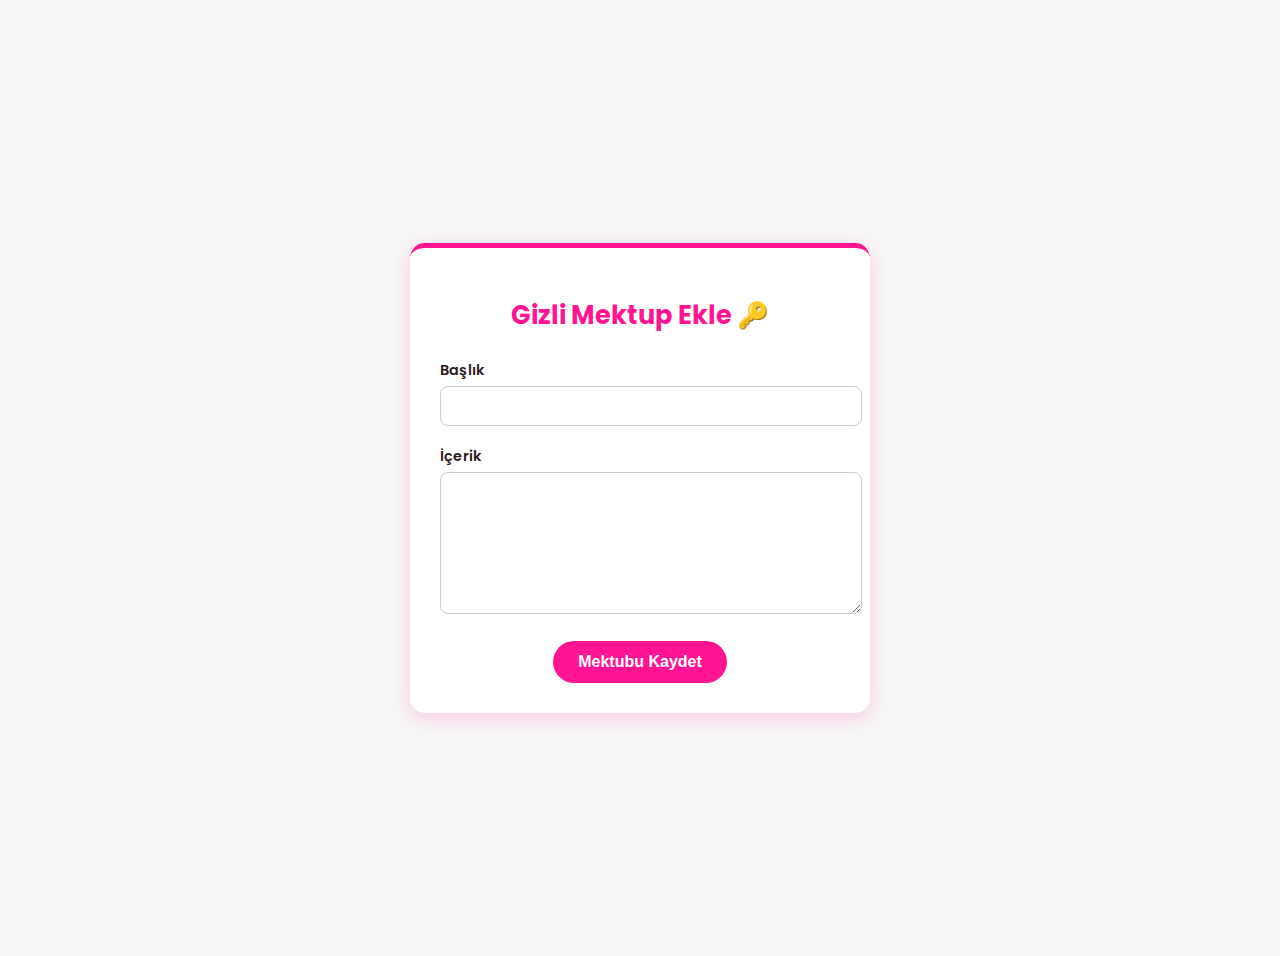
<file: add_letter.html>
<!DOCTYPE html>
<html lang="tr">
<head>
    <meta charset="UTF-8">
    <meta name="viewport" content="width=device-width, initial-scale=1.0">
    <title>YENİ MEKTUP YAZ</title>
    <link href="https://fonts.googleapis.com/css2?family=Poppins:wght@400;600&display=swap" rel="stylesheet">
    <style>
        body {
            font-family: 'Poppins', sans-serif;
            background-color: #f7f7f7;
            color: #2c1a1d;
            padding: 20px;
            display: flex;
            justify-content: center;
            align-items: center;
            min-height: 100vh;
        }
        .container {
            background: white;
            padding: 30px;
            border-radius: 15px;
            box-shadow: 0 5px 20px rgba(255, 20, 147, 0.2);
            width: 100%;
            max-width: 400px;
            text-align: center;
            border-top: 5px solid #ff1493;
        }
        h1 {
            color: #ff1493;
            font-size: 1.6rem;
            margin-bottom: 25px;
        }
        .form-group {
            margin-bottom: 20px;
            text-align: left;
        }
        label {
            display: block;
            margin-bottom: 5px;
            font-weight: 600;
            font-size: 0.9rem;
        }
        input[type="text"], textarea {
            width: 100%;
            padding: 10px;
            border: 1px solid #ccc;
            border-radius: 8px;
            font-size: 1rem;
            resize: vertical;
        }
        textarea {
            min-height: 120px;
        }
        button {
            background-color: #ff1493;
            color: white;
            border: none;
            padding: 12px 25px;
            border-radius: 50px;
            font-size: 1rem;
            font-weight: 600;
            cursor: pointer;
            transition: background-color 0.3s;
        }
        button:hover {
            background-color: #cc0077;
        }
    </style>
</head>
<body>
    <div class="container">
        <h1>Gizli Mektup Ekle 🔑</h1>
        <div class="form-group">
            <label for="letterTitle">Başlık</label>
            <input type="text" id="letterTitle" required>
        </div>
        <div class="form-group">
            <label for="letterContent">İçerik</label>
            <textarea id="letterContent" required></textarea>
        </div>
        <button id="saveLetterBtn">Mektubu Kaydet</button>
    </div>

    <script>
        document.getElementById('saveLetterBtn').addEventListener('click', function() {
            const title = document.getElementById('letterTitle').value.trim();
            const content = document.getElementById('letterContent').value.trim();
            const date = new Date().toLocaleDateString('tr-TR', { day: 'numeric', month: 'long', year: 'numeric' });

            if (!title || !content) {
                alert('Başlık ve içerik boş olamaz, kanka.');
                return;
            }

            // Mektup kaydetme mantığı
            let letters = JSON.parse(localStorage.getItem('myLoveLetters')) || [];
            
            const newLetter = {
                title: title,
                content: content,
                date: date,
                timestamp: Date.now() // Silme için benzersiz kimlik (ID)
            };

            // En yeniyi en başa koy
            letters.unshift(newLetter); 

            localStorage.setItem('myLoveLetters', JSON.stringify(letters));

            alert(`Mektup kaydedildi: "${title}"`);
            
            // Formu temizle
            document.getElementById('letterTitle').value = '';
            document.getElementById('letterContent').value = '';
        });
    </script>
</body>
</html>
</file>
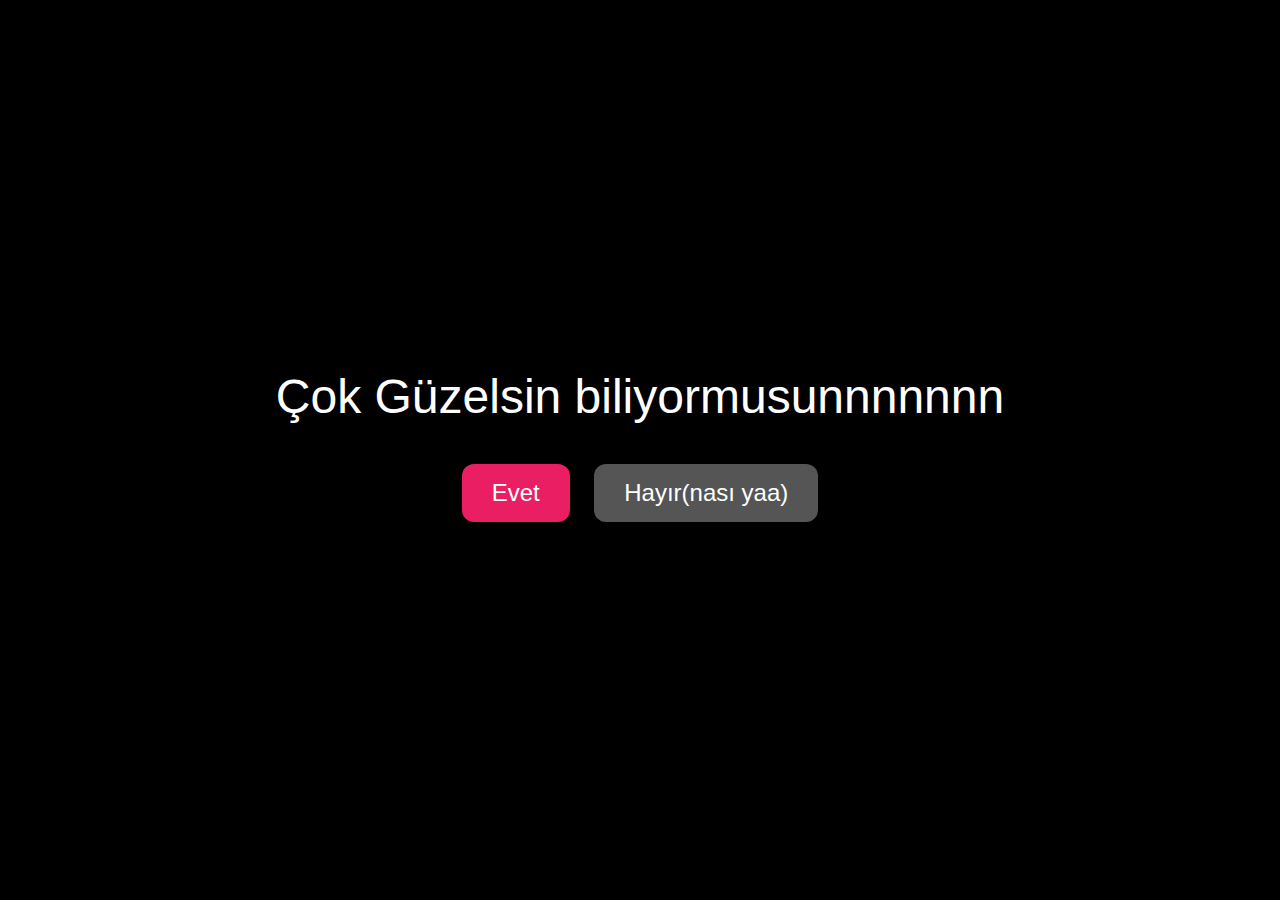
<file: cok-guzelsin.html>
<!DOCTYPE html>
<html lang="tr">
<head>
<meta charset="UTF-8">
<meta name="viewport" content="width=device-width, initial-scale=1.0">
<title>Çok Güzelsin</title>
<style>
* { margin:0; padding:0; box-sizing:border-box; }
body {
    background: #000;
    color: #fff;
    font-family: 'Arial', sans-serif;
    display: flex;
    justify-content: center;
    align-items: center;
    height: 100vh;
    overflow: hidden;
    position: relative;
}
.container {
    text-align: center;
}
#centerText {
    font-size: 3em;
    margin-bottom: 30px;
    transition: all 0.3s ease;
}
button {
    font-size: 1.5em;
    padding: 15px 30px;
    margin: 10px;
    border-radius: 12px;
    border: none;
    cursor: pointer;
    transition: all 0.3s ease;
}
#evet { background: #e91e63; color: white; }
#hayir { background: #555; color: white; }
.cok {
    position: absolute;
    color: #ff69b4;
    font-weight: bold;
    animation: float 3s linear infinite;
    pointer-events: none;
}
@keyframes float {
    0% { transform: translateY(100vh) scale(1); opacity:1; }
    100% { transform: translateY(-100vh) scale(2); opacity:0; }
}
.guzelsin {
    position: absolute;
    top: 50%; left:50%;
    transform: translate(-50%, -50%);
    font-size: 6em;
    color: #ff69b4;
    opacity: 0;
    animation: appear 1s forwards;
}
@keyframes appear {
    0% { opacity:0; transform: translate(-50%, -50%) scale(0.5);}
    100% { opacity:1; transform: translate(-50%, -50%) scale(1);}
}
</style>
</head>
<body>
<div class="container" id="game">
    <div id="centerText">Çok Güzelsin biliyormusunnnnnnn</div>
    <button id="evet">Evet</button>
    <button id="hayir">Hayır(nası yaa)</button>
</div>

<script>
const evetBtn = document.getElementById('evet');
const hayirBtn = document.getElementById('hayir');
const centerText = document.getElementById('centerText');

let evetScale = 1;
let hayirScale = 1;

const hayirMetinleri = [
    "yok yok yanlış bastın sanırım",
    "Yine mi?",
    "diğer butona basmayı dene(doğru seçenek o)",
    "hadi amaaa",
    "evete bas(doğru seçenek o)",
    "nasıl bilmiyorsunnn",
    "hala nasıl basabiliyorsun",
    "yok bunada basmışsan olmicak böyle"
];

let hayirIndex = 0;

hayirBtn.addEventListener('click', ()=>{
    // Butonları büyüt/küçült
    hayirScale *= 0.8; 
    evetScale *= 1.2; 
    hayirBtn.style.transform = `scale(${hayirScale})`;
    evetBtn.style.transform = `scale(${evetScale})`;

    // Metni değiştir
    centerText.innerText = hayirMetinleri[hayirIndex % hayirMetinleri.length];

    hayirIndex++;

    // Son mesaj geldiyse hayır butonunu kaldır
    if(hayirIndex === hayirMetinleri.length){
        hayirBtn.style.display='none';
        centerText.style.display='none';
    }
});

// Evet butonu animasyon
evetBtn.addEventListener('click', ()=>{
    evetBtn.style.display='none';
    hayirBtn.style.display='none';
    centerText.style.display='none';

    // Çiçek animasyonu
    for(let i=0;i<100;i++){
        const span = document.createElement('span');
        span.classList.add('cok');
        span.style.left = Math.random()*100 + 'vw';
        span.style.fontSize = (Math.random()*2+1) + 'em';
        span.style.animationDuration = (Math.random()*3+2)+'s';
        span.innerText = 'Çok';
        document.body.appendChild(span);
    }

    const guzelsin = document.createElement('div');
    guzelsin.classList.add('guzelsin');
    guzelsin.innerText = 'GÜZELSİNN GÜZELİMSİNN';
    document.body.appendChild(guzelsin);

    setTimeout(()=>{
        window.location.href = 'index.html';
    }, 5000);
});
</script>
</body>
</html>
</file>
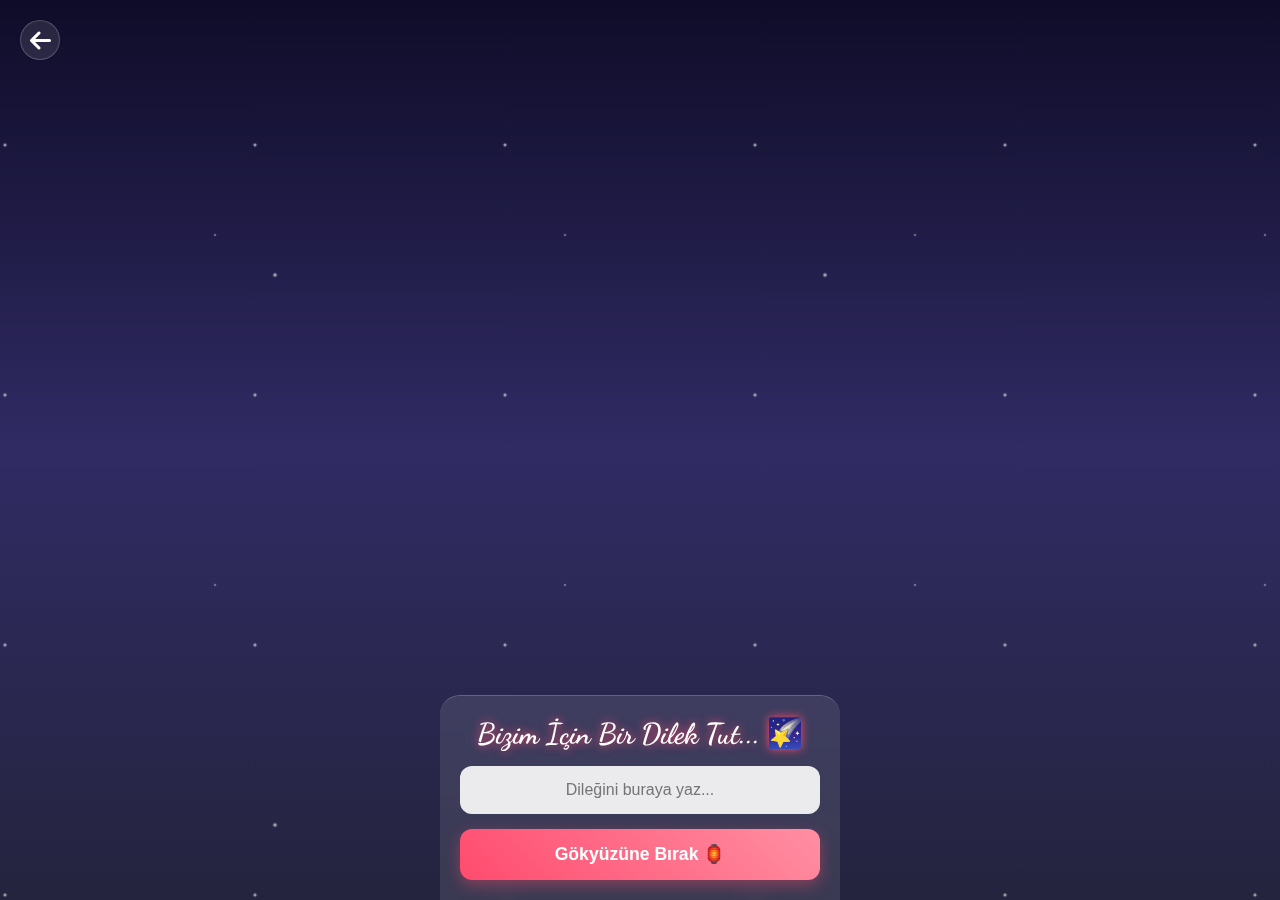
<file: dilek.html>
<!DOCTYPE html>
<html lang="tr">
<head>
    <meta charset="UTF-8">
    <meta name="viewport" content="width=device-width, initial-scale=1.0, maximum-scale=1.0, user-scalable=no">
    <title>Bir Dilek Tut... ✨</title>
    <link href="https://fonts.googleapis.com/css2?family=Outfit:wght@300;500&family=Dancing+Script:wght@600&display=swap" rel="stylesheet">
    <link rel="stylesheet" href="https://cdnjs.cloudflare.com/ajax/libs/font-awesome/6.4.0/css/all.min.css">
    
    <style>
        * { margin: 0; padding: 0; box-sizing: border-box; }
        
        body {
            /* Gece Gökyüzü Teması */
            background: linear-gradient(to bottom, #0f0c29, #302b63, #24243e);
            height: 100vh;
            overflow: hidden;
            font-family: 'Outfit', sans-serif;
            display: flex;
            flex-direction: column;
            align-items: center;
            justify-content: flex-end; /* İçerik altta olsun */
            position: relative;
        }

        /* Yıldızlar */
        .stars {
            position: absolute;
            top: 0; left: 0; width: 100%; height: 100%;
            background-image: 
                radial-gradient(white, rgba(255,255,255,.2) 2px, transparent 3px),
                radial-gradient(white, rgba(255,255,255,.15) 1px, transparent 2px),
                radial-gradient(white, rgba(255,255,255,.1) 2px, transparent 3px);
            background-size: 550px 550px, 350px 350px, 250px 250px;
            background-position: 0 0, 40px 60px, 130px 270px;
            z-index: 0;
            opacity: 0.8;
        }

        .back-btn {
            position: fixed; top: 20px; left: 20px;
            font-size: 1.5rem; color: white;
            z-index: 100; cursor: pointer; text-decoration: none;
            background: rgba(255,255,255,0.1); width: 40px; height: 40px; border-radius: 50%;
            display: flex; justify-content: center; align-items: center;
            backdrop-filter: blur(5px); border: 1px solid rgba(255,255,255,0.2);
        }

        /* ALT KONTROL PANELİ */
        .controls {
            z-index: 10;
            width: 90%;
            max-width: 400px;
            background: rgba(255, 255, 255, 0.1);
            backdrop-filter: blur(10px);
            padding: 20px;
            border-radius: 20px 20px 0 0;
            border-top: 1px solid rgba(255, 255, 255, 0.2);
            text-align: center;
            margin-bottom: 0; /* En alta yapışık */
        }

        .controls h2 {
            color: #fff;
            font-family: 'Dancing Script', cursive;
            font-size: 1.8rem;
            margin-bottom: 15px;
            text-shadow: 0 0 10px #ff4b6e;
        }

        input {
            width: 100%;
            padding: 15px;
            border-radius: 12px;
            border: none;
            background: rgba(255, 255, 255, 0.9);
            font-size: 1rem;
            outline: none;
            margin-bottom: 15px;
            text-align: center;
        }

        button {
            width: 100%;
            padding: 15px;
            border-radius: 12px;
            border: none;
            background: linear-gradient(45deg, #ff4b6e, #ff8fa3);
            color: white;
            font-size: 1.1rem;
            font-weight: bold;
            cursor: pointer;
            box-shadow: 0 5px 15px rgba(255, 75, 110, 0.4);
            transition: transform 0.2s;
        }
        button:active { transform: scale(0.95); }

        /* FENER TASARIMI */
        .lantern {
            position: absolute;
            bottom: -100px; /* Ekran dışından başlar */
            width: 60px;
            height: 80px;
            background: linear-gradient(to bottom, #ff9966, #ff5e62);
            border-radius: 5px 5px 20px 20px;
            box-shadow: 0 0 20px #ff9966, inset 0 0 20px rgba(255,255,255,0.5);
            display: flex;
            justify-content: center;
            align-items: center;
            z-index: 5;
            animation: floatUp linear forwards;
            cursor: pointer;
        }

        /* Fenerin içindeki yazı (Sadece baş harf veya kalp) */
        .lantern span {
            font-size: 1.5rem;
            color: rgba(255,255,255,0.8);
            text-shadow: 0 0 5px gold;
        }

        /* Fenerin altındaki ateş efekti */
        .lantern::after {
            content: '';
            position: absolute;
            bottom: -10px;
            width: 10px; height: 10px;
            background: yellow;
            border-radius: 50%;
            box-shadow: 0 0 15px 5px orange;
            animation: flicker 0.5s infinite alternate;
        }

        /* UÇUŞ ANİMASYONU */
        @keyframes floatUp {
            0% { transform: translateY(0) translateX(0) scale(1); opacity: 1; }
            25% { transform: translateY(-25vh) translateX(20px) scale(0.9); }
            50% { transform: translateY(-50vh) translateX(-20px) scale(0.8); }
            75% { transform: translateY(-75vh) translateX(10px) scale(0.6); }
            100% { transform: translateY(-120vh) translateX(0) scale(0.4); opacity: 0; }
        }

        @keyframes flicker {
            0% { opacity: 0.8; transform: scale(1); }
            100% { opacity: 1; transform: scale(1.2); }
        }

        /* Ekranda beliren dilek yazısı */
        .wish-text {
            position: absolute;
            color: white;
            font-family: 'Dancing Script', cursive;
            font-size: 1.2rem;
            pointer-events: none;
            text-shadow: 0 0 5px black;
            animation: fadeOut 4s forwards;
            z-index: 6;
        }

        @keyframes fadeOut {
            0% { opacity: 0; transform: translateY(0); }
            20% { opacity: 1; transform: translateY(-20px); }
            100% { opacity: 0; transform: translateY(-100px); }
        }

    </style>
</head>
<body>

    <a href="index.html" class="back-btn"><i class="fa-solid fa-arrow-left"></i></a>
    
    <div class="stars"></div>

    <div class="controls">
        <h2>Bizim İçin Bir Dilek Tut... 🌠</h2>
        <input type="text" id="wishInput" placeholder="Dileğini buraya yaz..." autocomplete="off">
        <button onclick="releaseLantern()">Gökyüzüne Bırak 🏮</button>
    </div>

    <script>
        function releaseLantern() {
            const input = document.getElementById('wishInput');
            const wish = input.value.trim();

            if (!wish) {
                alert("Lütfen önce bir dilek yaz güzelim ❤️");
                return;
            }

            createLantern(wish);
            input.value = ''; // Kutuyu temizle
        }

        function createLantern(text) {
            // Fener oluştur
            const lantern = document.createElement('div');
            lantern.classList.add('lantern');
            lantern.innerHTML = "<span>❤️</span>"; // Fenerin üzerindeki ikon

            // Rastgele başlangıç pozisyonu (Ekranın genişliğine göre)
            const randomLeft = Math.random() * 80 + 10; // %10 ile %90 arası
            lantern.style.left = randomLeft + '%';

            // Rastgele hız (5s ile 10s arası)
            const duration = Math.random() * 5 + 5;
            lantern.style.animationDuration = duration + 's';

            // Dilek metnini fenerin yanında göster
            const wishLabel = document.createElement('div');
            wishLabel.classList.add('wish-text');
            wishLabel.innerText = text;
            wishLabel.style.left = randomLeft + '%';
            wishLabel.style.bottom = '100px'; // Fenerin hemen üstünden başlasın

            document.body.appendChild(lantern);
            document.body.appendChild(wishLabel);

            // Animasyon bitince elementleri sil (Hafızayı şişirmesin)
            setTimeout(() => {
                lantern.remove();
                wishLabel.remove();
            }, duration * 1000);
        }

        // Otomatik Arka Plan Fenerleri (Ambiyans için)
        // 2 saniyede bir boş fener gönderir
        setInterval(() => {
            const lantern = document.createElement('div');
            lantern.classList.add('lantern');
            lantern.style.width = '30px'; // Arka plandakiler küçük olsun
            lantern.style.height = '40px';
            lantern.style.opacity = '0.5';
            lantern.style.zIndex = '1'; // Arkada kalsın
            
            const randomLeft = Math.random() * 100;
            lantern.style.left = randomLeft + '%';
            
            const duration = Math.random() * 10 + 10; // Daha yavaş
            lantern.style.animationDuration = duration + 's';

            document.body.appendChild(lantern);

            setTimeout(() => { lantern.remove(); }, duration * 1000);
        }, 2000);

    </script>

</body>
</html>
</file>
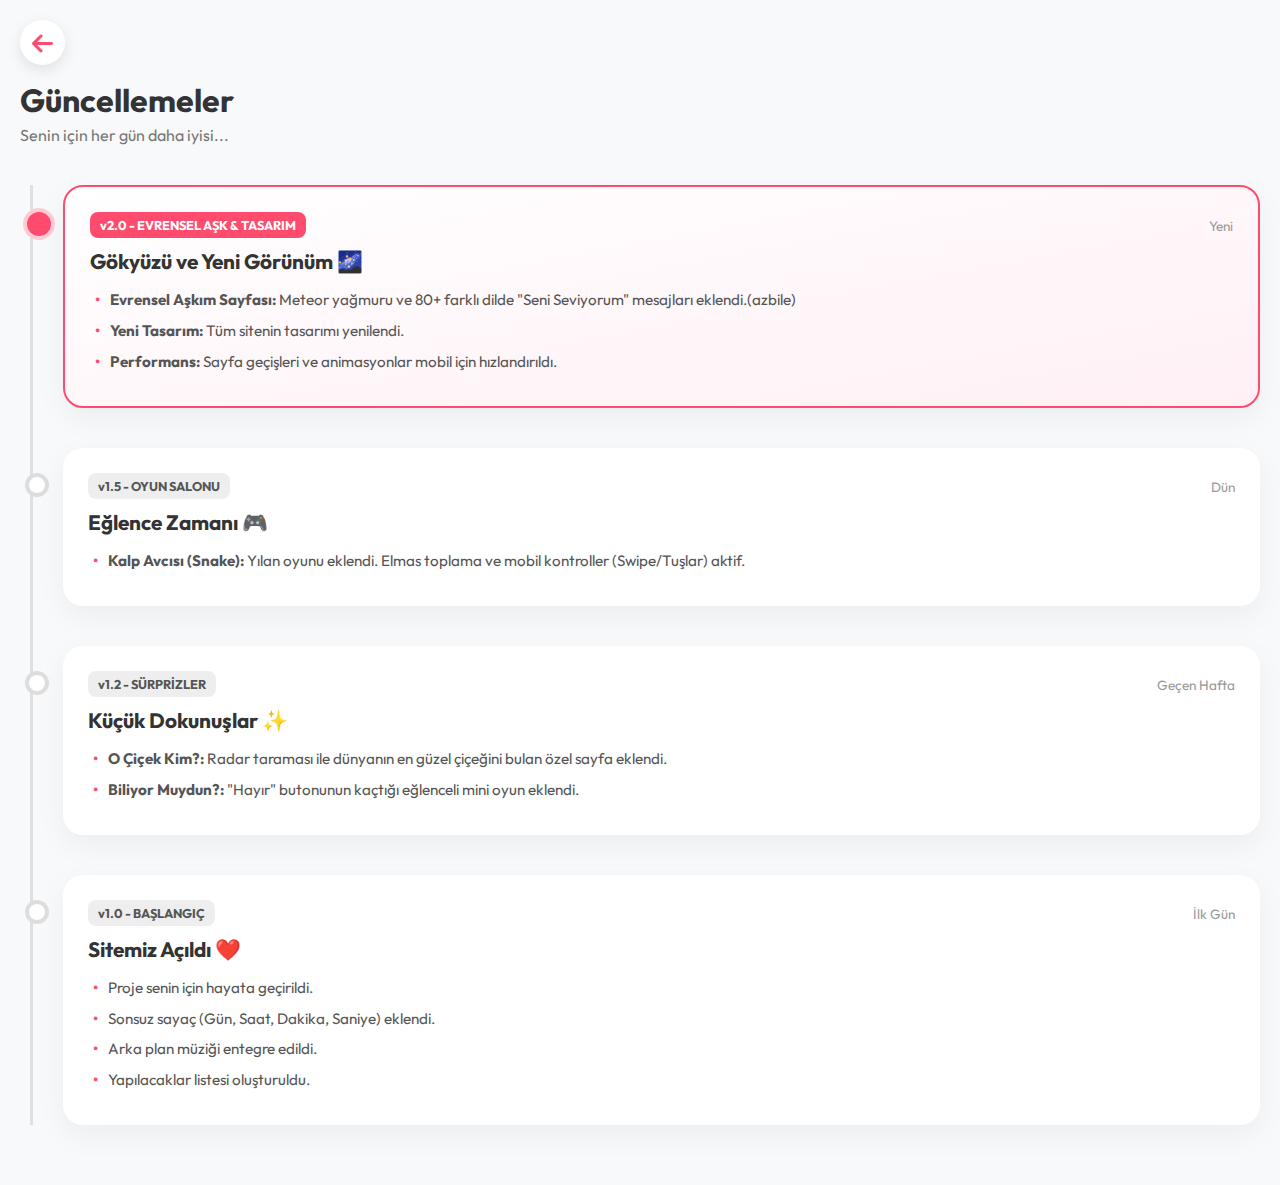
<file: guncellemeler.html>
<!DOCTYPE html>
<html lang="tr">
<head>
    <meta charset="UTF-8">
    <meta name="viewport" content="width=device-width, initial-scale=1.0, maximum-scale=1.0, user-scalable=no">
    <title>Neler Yeni? 🚀</title>
    <link href="https://fonts.googleapis.com/css2?family=Outfit:wght@300;500;700&display=swap" rel="stylesheet">
    <link rel="stylesheet" href="https://cdnjs.cloudflare.com/ajax/libs/font-awesome/6.4.0/css/all.min.css">
    
    <style>
        * { margin: 0; padding: 0; box-sizing: border-box; font-family: 'Outfit', sans-serif; }
        
        body {
            background-color: #f8f9fa;
            padding: 20px;
            padding-top: 80px;
            min-height: 100vh;
        }

        .back-btn {
            position: fixed; top: 20px; left: 20px;
            font-size: 1.5rem; color: #ff4b6e;
            z-index: 100; cursor: pointer; text-decoration: none;
            background: white; width: 45px; height: 45px; border-radius: 50%;
            display: flex; justify-content: center; align-items: center;
            box-shadow: 0 5px 15px rgba(0,0,0,0.1);
            transition: 0.2s;
        }
        .back-btn:active { transform: scale(0.9); }

        .header { margin-bottom: 40px; }
        .header h1 { color: #333; font-size: 2rem; margin-bottom: 5px; }
        .header p { color: #777; font-size: 1rem; }

        .timeline {
            border-left: 3px solid #e0e0e0;
            padding-left: 30px;
            margin-left: 10px;
            position: relative;
        }

        .update-card {
            position: relative;
            margin-bottom: 40px;
            background: white;
            padding: 25px;
            border-radius: 20px;
            box-shadow: 0 10px 30px rgba(0,0,0,0.05);
            transition: transform 0.3s;
        }

        .update-card::before {
            content: '';
            position: absolute; left: -38px; top: 25px;
            width: 16px; height: 16px;
            background: #fff;
            border: 4px solid #ddd;
            border-radius: 50%;
            z-index: 1;
        }

        /* LATEST STİLİ */
        .update-card.latest {
            border: 2px solid #ff4b6e;
            background: linear-gradient(to bottom right, #fff, #fff0f5);
        }
        .update-card.latest::before {
            border-color: #ff4b6e;
            background: #ff4b6e;
            box-shadow: 0 0 0 4px #ffccd5;
        }

        .version-badge {
            display: inline-block;
            background: #eee; color: #555;
            padding: 5px 10px; border-radius: 8px;
            font-size: 0.8rem; font-weight: bold;
            margin-bottom: 10px;
        }

        .latest .version-badge { background: #ff4b6e; color: white; }

        .date { float: right; font-size: 0.85rem; color: #999; margin-top: 5px; }
        .card-title { font-size: 1.3rem; font-weight: 700; color: #333; margin-bottom: 15px; display: block; }

        ul { padding-left: 20px; margin: 0; }
        li { color: #555; font-size: 0.95rem; margin-bottom: 8px; line-height: 1.5; list-style-type: none; position: relative; }
        li::before { content: '•'; color: #ff4b6e; font-weight: bold; position: absolute; left: -15px; }

    </style>
</head>
<body>

    <a href="index.html" class="back-btn"><i class="fa-solid fa-arrow-left"></i></a>

    <div class="header">
        <h1>Güncellemeler</h1>
        <p>Senin için her gün daha iyisi...</p>
    </div>

    <div class="timeline">

        <div class="update-card latest">
            <span class="version-badge">v2.0 - EVRENSEL AŞK & TASARIM</span>
            <span class="date">Yeni</span>
            <span class="card-title">Gökyüzü ve Yeni Görünüm 🌌</span>
            <ul>
                <li><strong>Evrensel Aşkım Sayfası:</strong> Meteor yağmuru ve 80+ farklı dilde "Seni Seviyorum" mesajları eklendi.(azbile)</li>
                <li><strong>Yeni Tasarım:</strong> Tüm sitenin tasarımı yenilendi.</li>
                <li><strong>Performans:</strong> Sayfa geçişleri ve animasyonlar mobil için hızlandırıldı.</li>
            </ul>
        </div>

        <div class="update-card">
            <span class="version-badge">v1.5 - OYUN SALONU</span>
            <span class="date">Dün</span>
            <span class="card-title">Eğlence Zamanı 🎮</span>
            <ul>
                <li><strong>Kalp Avcısı (Snake):</strong> Yılan oyunu eklendi. Elmas toplama ve mobil kontroller (Swipe/Tuşlar) aktif.</li>
            </ul>
        </div>

        <div class="update-card">
            <span class="version-badge">v1.2 - SÜRPRİZLER</span>
            <span class="date">Geçen Hafta</span>
            <span class="card-title">Küçük Dokunuşlar ✨</span>
            <ul>
                <li><strong>O Çiçek Kim?:</strong> Radar taraması ile dünyanın en güzel çiçeğini bulan özel sayfa eklendi.</li>
                <li><strong>Biliyor Muydun?:</strong> "Hayır" butonunun kaçtığı eğlenceli mini oyun eklendi.</li>
            </ul>
        </div>

        <div class="update-card">
            <span class="version-badge">v1.0 - BAŞLANGIÇ</span>
            <span class="date">İlk Gün</span>
            <span class="card-title">Sitemiz Açıldı ❤️</span>
            <ul>
                <li>Proje senin için hayata geçirildi.</li>
                <li>Sonsuz sayaç (Gün, Saat, Dakika, Saniye) eklendi.</li>
                <li>Arka plan müziği entegre edildi.</li>
                <li>Yapılacaklar listesi oluşturuldu.</li>
            </ul>
        </div>

    </div>

    <script>
        // SAYFA AÇILINCA BİLDİRİMİ TEMİZLE
        // Buradaki versiyon numarası ile script.js'deki numara mantığı eşleşmeli.
        window.onload = function() {
            // Son versiyonu kaydet ki ana sayfadaki kırmızı nokta kalksın
            const CURRENT_VERSION = "2.0"; 
            localStorage.setItem('lastSeenVersion', CURRENT_VERSION);
        };
    </script>

</body>
</html>
</file>
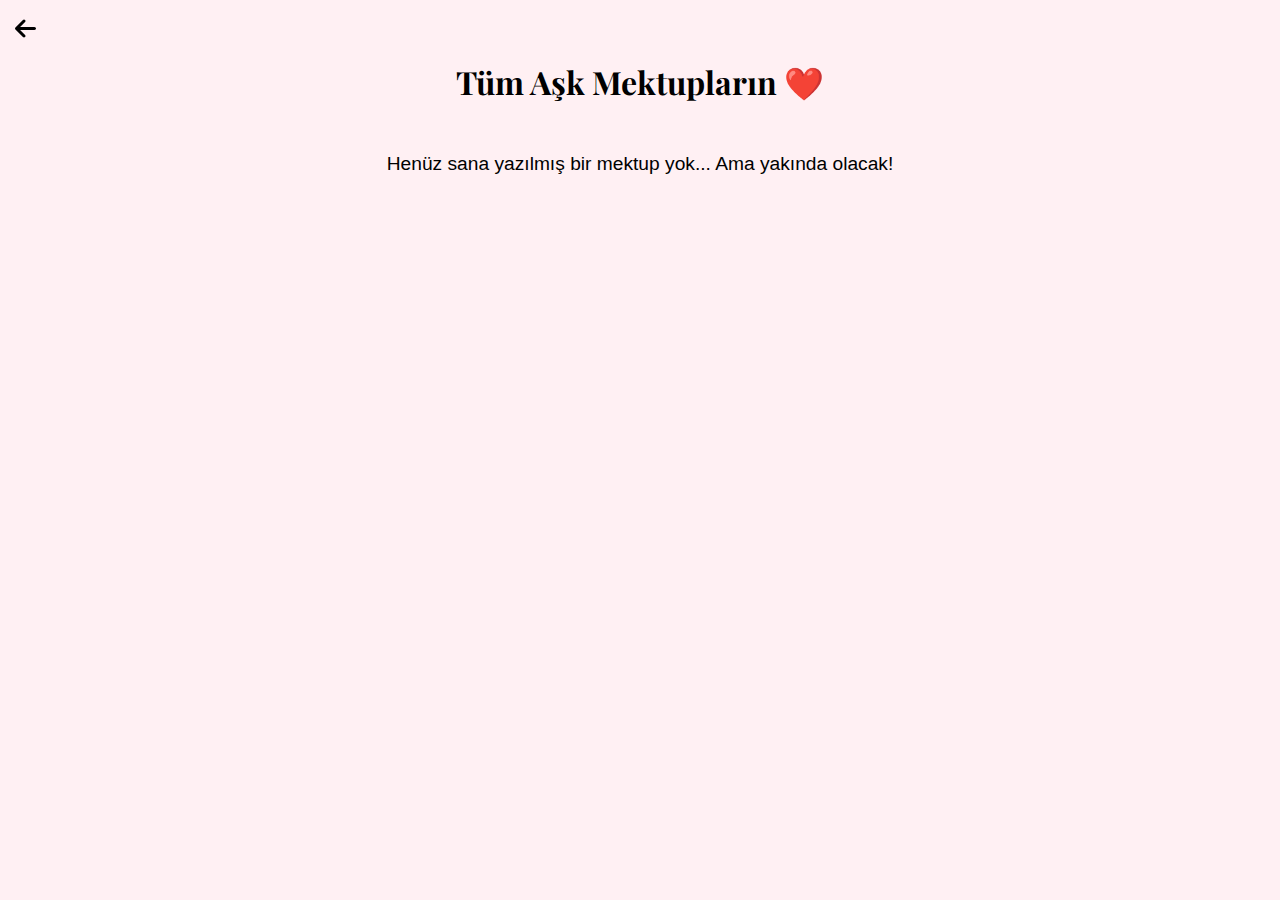
<file: letters.html>
<!DOCTYPE html>
<html lang="tr">
<head>
    <meta charset="UTF-8">
    <meta name="viewport" content="width=device-width, initial-scale=1.0">
    <title>Aşk Mektupları</title>
    <link href="https://fonts.googleapis.com/css2?family=Playfair+Display:wght@700&family=Poppins:wght@400;600&display=swap" rel="stylesheet">
    <link rel="stylesheet" href="https://cdnjs.cloudflare.com/ajax/libs/font-awesome/6.4.0/css/all.min.css">
    <link rel="stylesheet" href="style.css"> 
    <style>
        /* Ana sitenin stil değişkenlerini kullanır */
        .letters-container {
            padding: 20px 10px; 
            max-width: 700px;
            margin: 0 auto;
            padding-top: 60px;
        }
        
        .letter-card {
            background-color: var(--light); 
            color: var(--dark);
            padding: 15px; 
            margin-bottom: 15px;
            border-radius: 12px;
            box-shadow: 0 4px 10px rgba(0, 0, 0, 0.1);
            border: 2px solid var(--primary);
            position: relative;
        }
        .letter-card h2 { font-size: 1.3rem; color: var(--primary); margin-bottom: 5px; }
        .letter-card p { white-space: pre-wrap; line-height: 1.6; margin-top: 10px; font-size: 0.9rem; }
        .letter-date { font-size: 0.8rem; color: #888; margin-bottom: 10px; display: block; }
        .no-letters { text-align: center; color: var(--primary); font-size: 1.2rem; margin-top: 50px; }
        body.dark-mode .letter-card { background-color: #2a2a2a; }

        /* Sil butonu kaldırıldığı için burası boş */

    </style>
</head>
<body class="dark-mode"> 
    <a href="index.html" style="position: fixed; top: 15px; left: 15px; font-size: 1.5rem; color: var(--primary); z-index: 100;"><i class="fas fa-arrow-left"></i></a>

    <div class="letters-container" id="lettersContainer">
        <h1 style="text-align: center; color: var(--primary); margin-bottom: 20px; font-family: 'Playfair Display', serif;">Tüm Aşk Mektupların ❤️</h1>
    </div>

    <script>
        // Tema ayarını ana sayfadan çekmek için kontrol
        if (localStorage.getItem('darkMode') === 'true') {
            document.body.classList.add('dark-mode');
        } else {
            document.body.classList.remove('dark-mode');
        }

        // --- Mektup Yönetimi Fonksiyonları ---

        function getLetters() {
            try {
                // Mektupları alırken hata oluşsa bile boş dizi döndür
                return JSON.parse(localStorage.getItem('myLoveLetters')) || [];
            } catch (e) {
                return [];
            }
        }
        
        // --- Mektupları Yükleme ---

        function loadLetters() {
            const container = document.getElementById('lettersContainer');
            // Mektup listesini temizle
            let currentContent = container.querySelectorAll('.letter-card, .no-letters');
            currentContent.forEach(el => el.remove());

            const letters = getLetters();

            if (letters.length === 0) {
                const noLetters = document.createElement('div');
                noLetters.className = 'no-letters';
                noLetters.textContent = 'Henüz sana yazılmış bir mektup yok... Ama yakında olacak!';
                container.appendChild(noLetters);
                return;
            }

            // Mektupları göster
            letters.forEach((letter) => {
                const card = document.createElement('div');
                card.className = 'letter-card';
                
                // SİLME BUTONU KALDIRILDI
                card.innerHTML = `
                    <div class="letter-date">${letter.date}</div>
                    <h2>${letter.title}</h2>
                    <p>${letter.content}</p>
                `;
                container.appendChild(card);
            });
        }

        window.onload = loadLetters;
    </script>
</body>
</html>
</file>
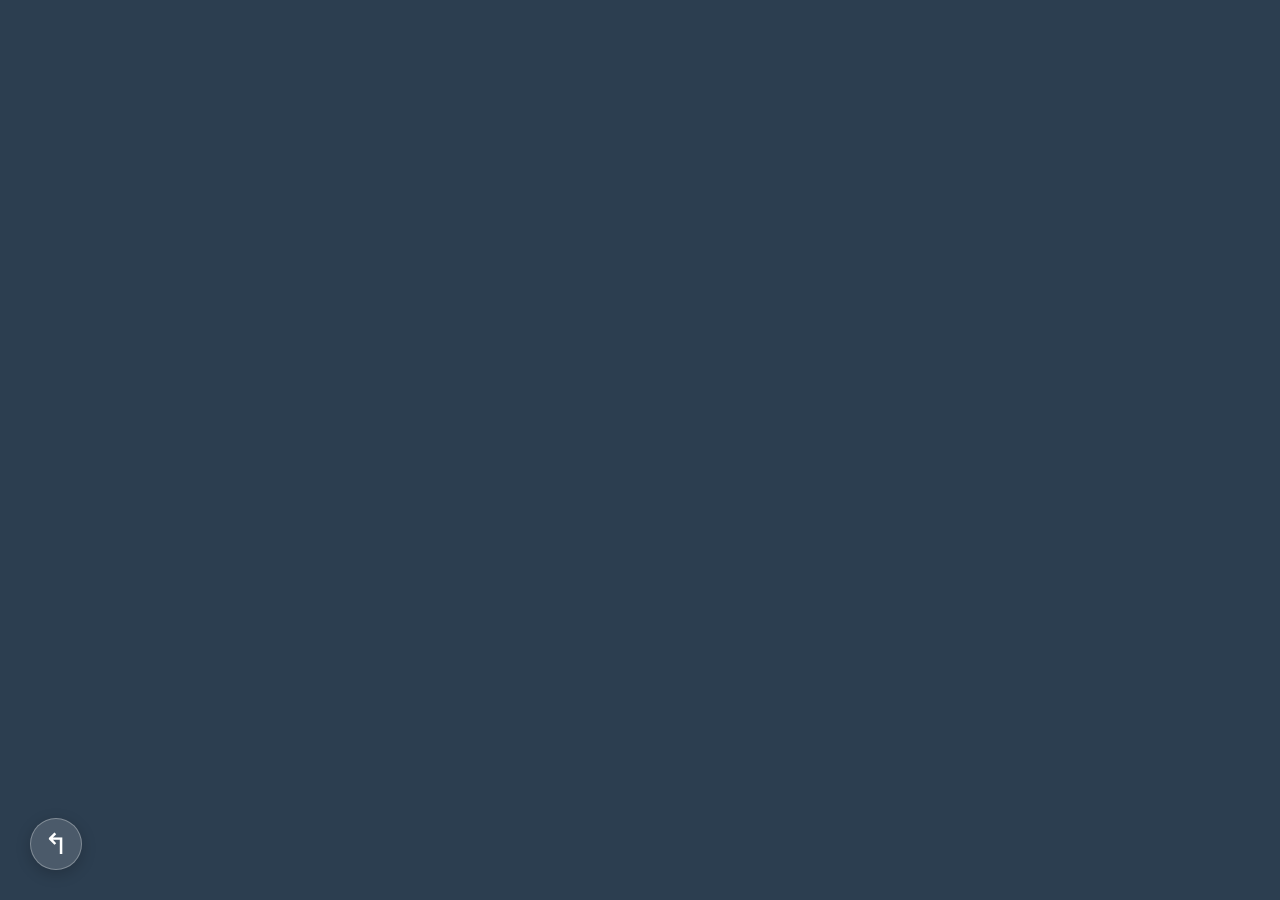
<file: reasons.html>
<!DOCTYPE html>
<html lang="tr">
<head>
    <meta charset="UTF-8">
    <meta name="viewport" content="width=device-width, initial-scale=1.0, maximum-scale=1.0, user-scalable=no">
    <title>herseyinleçokseviyorum</title>

    <link rel="preconnect" href="https://fonts.googleapis.com">
    <link rel="preconnect" href="https://fonts.gstatic.com" crossorigin>
    <link href="https://fonts.googleapis.com/css2?family=Playfair+Display:ital,wght@1,500&family=Roboto&display=swap" rel="stylesheet">

    <style>
        body {
            background-color: #2c3e50;
            color: white;
            font-family: 'Roboto', sans-serif;
            display: flex;
            justify-content: center;
            align-items: center;
            height: 100vh;
            margin: 0;
            overflow: hidden;
            /* Mobilde dikey taşmaları önlemek için */
            width: 100vw;
        }
        
        #love-overlay {
            position: fixed; top: 0; left: 0;
            width: 100%; height: 100%;
            z-index: 1; pointer-events: none;
        }
        .love-text {
            position: absolute; color: rgba(229, 142, 142, 0.7);
            font-size: 1.2em; /* Mobilde çok büyük olmasın diye biraz küçülttüm */
            opacity: 0;
            animation: floatFade 10s infinite ease-in-out;
            white-space: nowrap; /* Yazıların alt satıra kaymasını engeller */
        }
        @keyframes floatFade {
            0%, 100% { opacity: 0; transform: translateY(20px); }
            50% { opacity: 1; transform: translateY(-20px); }
        }

        .container { 
            text-align: center; 
            position: relative; 
            z-index: 10; 
            width: 90%; /* Mobilde kenarlardan boşluk kalsın */
            max-width: 600px;
        }
        
        .pre-title {
            font-size: 1.5em; /* Mobilde daha dengeli */
            font-weight: 300;
            color: rgba(255, 255, 255, 0.8);
            margin-bottom: 10px;
            opacity: 0;
            animation: fadeInPreTitle 1s ease 1s forwards;
        }
        @keyframes fadeInPreTitle {
            to { opacity: 1; }
        }

        #initial-word { 
            font-size: 3em; /* A54 ekranına sığması için ayarlandı */
            font-weight: bold; 
            opacity: 0; 
            transition: opacity 1s; 
            margin: 10px 0;
        }

        #reasons-list { 
            font-size: 1.6em; /* Mobilde okunabilirlik için ideal boyut */
            min-height: 80px; /* Yükseklik sabit kalsın, zıplama yapmasın */
            display: flex;
            align-items: center;
            justify-content: center;
            transition: color 1s; 
            line-height: 1.4;
            padding: 0 10px;
        }

        #final-box {
            background-color: rgba(255, 255, 255, 0.1); border: 1px solid rgba(255, 255, 255, 0.2);
            backdrop-filter: blur(10px); padding: 30px 20px; border-radius: 15px;
            font-family: 'Playfair Display', serif; 
            font-size: 1.6em; /* Mobilde kutudan taşmasın */
            font-style: italic;
            opacity: 0; transform: scale(0.8);
            transition: opacity 0.5s, transform 0.5s;
            display: inline-block;
            width: 100%; /* Kutuyu genişlet */
            box-sizing: border-box;
        }
        .visible { opacity: 1 !important; }
        .final-visible { opacity: 1 !important; transform: scale(1) !important; }

        #back-button {
            position: fixed; bottom: 30px; left: 30px;
            width: 50px; height: 50px;
            background-color: rgba(255, 255, 255, 0.15);
            border: 1px solid rgba(255, 255, 255, 0.3);
            color: white; border-radius: 50%;
            display: flex; justify-content: center; align-items: center;
            font-size: 1.8em; text-decoration: none;
            backdrop-filter: blur(5px);
            transition: transform 0.2s, background-color 0.2s;
            z-index: 20;
            box-shadow: 0 4px 15px rgba(0,0,0,0.2);
        }
        #back-button:active {
            transform: scale(0.9);
            background-color: rgba(255, 255, 255, 0.3);
        }
    </style>
</head>
<body>

    <a href="index.html" id="back-button" title="Ana Menüye Dön">↰</a>
    <div id="love-overlay"></div>
    <div class="container">
        <p class="pre-title">Seni Seviyorum</p>
        <h1 id="initial-word">Çünkü...</h1>
        <div id="reasons-list"></div>
        <div id="final-box">Beni ben olduğum için sevmeni seviyorum.</div>
    </div>

    <script>
        const reasons = ["Beni mutlu etmen", "Yaptığım ufak şeyleri bile çok sevmen", "Beni hayata döndürmen", "Beni herşey de desteklemen", "Bana değer vermen", "Beni önemsemen", "Benle gün boyu konuşman", "Benle şarkı dinlemenn", "Ben hastayken benle ilgilenmen", "Beni her halimle kabul etmen", "Çok güzelsinnnnnnnn.", "Efektler olmadan bile çok güzelsinn.", "Harika biri olman", "Hatta mükemmel biri olman", "Arada inatlaşman :D", "Elimi tutman", "Saçımı okşaman", "Karnıma yumruk atman :D", "Kötü bir gün geçirdiğimde anlaman.", "Ufacık suratım asık olduğunda fark etmen", "Birlikte hayal kurabilmemiz.", "Her zaman dürüst olman.", "GÖZLERİNNNNN", "Ses tonun", "GÖZLERİNİN RENGİİİİİ", "GÖZLERİNE GÜNEŞ VURARKENN", "Saçların", "Birlikte reels izlememiz", "Kokunnn(çokguzellll)", "Beni her zaman dinlemen", "Affedici olman", "Sadakatin", "Sabırlı olman", "Enerjin", "Detayları fark etmen", "Anlayışlı olmann", "Beni daha iyi bir insan yapman", "GÜlÜŞÜNNNNN", "Kendince kusur gördüğün her şeyinn(hiçbiri kusur değil)", "Verdiğin sözleri tutman", "Bana kendimi özel hissettirmen", "Kurduğumuz hayallerin", "içtenliğin", "Komik anıların.", "Gelecek planlarımızz", "Kirpiklerinn(evtonlardaçokguzell)", "Yaratıcılığın", "Makyajlı Makyajsız her türlü güzel olan yüzünnn", "Doğallığın", "Bana kattığın her şey", "Seninle sessizliğin bile anlamlı olması", "Neşenn", "Mutluluğunn", "Yanımda olman", "Beni herzaman desteklemen", "Paylaşımcı olman", "birlikte güldüğümüz anlar", "Kibar olmann", "Beni motive etmen", "seninle her yolculuğun güzel olması.", "olduğun gibi davranman.", "Yardımseverliğin", "Bana olan sevgin", "Seninle ilgili herşeyyyyy", "Bazen çocuk gibi olmannn", "Sorumluluk sahibi olmann", "Bana yakisikli demen(ohabencedogrudegil)", "İçindeki iyilikk", "Seninle ilgili öğrendiğim her yeni şeyy", "İçimde yaşama isteği oluşturmann", "Düşünceli olman", "Bana bakışın(içindekayboluyom)", "Her türlü beni ikna etmen(yarıyarıyabazıdurumlarda)", "Beni sakinleştirmen", "Senle herşeyin mümkün görünmesi", "Umudun", "Her zaman kendin olman", "Senin varlığınn", "Sadece sen olman.", "Ve sayamadığım daha binlerce şey(onlarıdaeklicem)", "Çünkü sen benim her şeyimsin.", "seni çok seviyorum ve sevmeye devam ediceğimm"];
        const initialWord = document.getElementById('initial-word');
        const reasonsList = document.getElementById('reasons-list');
        const finalBox = document.getElementById('final-box');
        const loveOverlay = document.getElementById('love-overlay');
        let reasonIndex = 0;
        let speed = 500;

        window.onload = function() {
            finalBox.style.display = 'none';
            animateTitle();
            setTimeout(() => {
                initialWord.classList.add('visible');
                showNextReason();
            }, 1000);
        };
        
        function animateTitle() {
            const titles = [
                "❤️",
                "Her şeyinle seviyorum..."
            ];
            let titleIndex = 0;
            setInterval(() => {
                document.title = titles[titleIndex];
                titleIndex = (titleIndex + 1) % titles.length;
            }, 1500);
        }

        function showNextReason() {
            if (reasonIndex < reasons.length) {
                reasonsList.innerText = reasons[reasonIndex];
                reasonIndex++;
                if (speed > 50) { speed -= 40; }
                setTimeout(showNextReason, speed);
            } else {
                finishAnimation();
            }
        }

        function finishAnimation() {
            initialWord.style.opacity = '0';
            document.querySelector('.pre-title').style.opacity = '0';
            reasonsList.style.color = 'rgba(255, 255, 255, 0.4)'; 
            setTimeout(() => {
                finalBox.style.display = 'inline-block';
                setTimeout(() => finalBox.classList.add('final-visible'), 100);
                startBackgroundLoop();
                createLoveTexts(20);
            }, 1000);
        }
        
        function startBackgroundLoop() {
            let loopIndex = 0;
            setInterval(() => {
                reasonsList.innerText = reasons[loopIndex];
                loopIndex = (loopIndex + 1) % reasons.length;
            }, 1200);
        }

        function createLoveTexts(count) {
            for (let i = 0; i < count; i++) {
                const loveText = document.createElement('span');
                loveText.className = 'love-text';
                loveText.innerText = 'Seni Çok Seviyorum';
                loveText.style.top = `${Math.random() * 100}%`;
                loveText.style.left = `${Math.random() * 100}%`;
                loveText.style.fontSize = `${Math.random() * 1 + 0.5}em`; // Mobilde çok büyük olmaması için biraz küçülttüm
                loveText.style.animationDelay = `${Math.random() * 10}s`;
                loveOverlay.appendChild(loveText);
            }
        }
    </script>

</body>
</html>
</file>
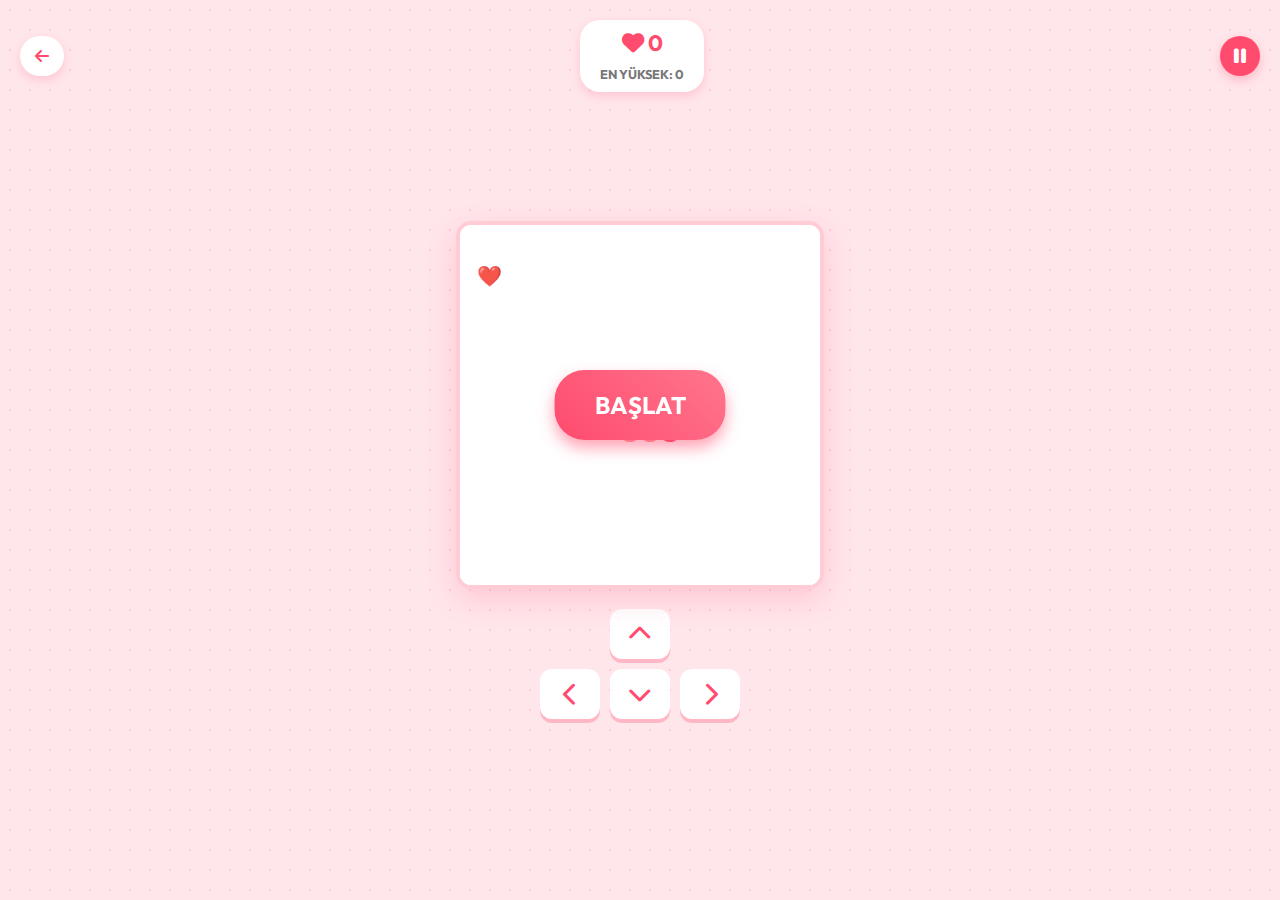
<file: snake.html>
<!DOCTYPE html>
<html lang="tr">
<head>
    <meta charset="UTF-8">
    <meta name="viewport" content="width=device-width, initial-scale=1.0, maximum-scale=1.0, user-scalable=no">
    <title>Kalp Avcısı 🐍</title>
    <link href="https://fonts.googleapis.com/css2?family=Outfit:wght@400;700&display=swap" rel="stylesheet">
    <link rel="stylesheet" href="https://cdnjs.cloudflare.com/ajax/libs/font-awesome/6.4.0/css/all.min.css">
    
    <style>
        /* Genel Stiller */
        * { margin: 0; padding: 0; box-sizing: border-box; font-family: 'Outfit', sans-serif; user-select: none; }
        body {
            background-color: #ffe6eb;
            background-image: radial-gradient(#ffccd5 1px, transparent 1px);
            background-size: 20px 20px;
            height: 100vh;
            display: flex;
            flex-direction: column;
            align-items: center;
            justify-content: center;
            overflow: hidden;
            touch-action: none;
        }

        /* Üst Panel */
        .header {
            position: absolute; top: 20px; width: 100%;
            display: flex; justify-content: space-between; align-items: center;
            padding: 0 20px; z-index: 10;
        }
        #backButton {
            background: white; border: none; padding: 10px 15px;
            border-radius: 20px; font-size: 1rem; color: #ff4b6e; font-weight: bold;
            box-shadow: 0 4px 10px rgba(255, 75, 110, 0.2); cursor: pointer;
        }
        .score-box {
            background: white; padding: 10px 20px; border-radius: 20px;
            color: #ff4b6e; font-weight: bold; font-size: 1.2rem;
            box-shadow: 0 4px 10px rgba(255, 75, 110, 0.2);
            display: flex; gap: 10px; align-items: center;
            flex-direction: column;
            line-height: 1.2;
            min-width: 100px;
        }
        .current-score { font-size: 1.4rem; }
        .high-score { font-size: 0.8rem; color: #777; }
        .pause-btn {
            background: #ff4b6e; color: white; border: none;
            width: 40px; height: 40px; border-radius: 50%;
            font-size: 1.2rem; cursor: pointer; box-shadow: 0 4px 10px rgba(255, 75, 110, 0.3);
            display: flex; justify-content: center; align-items: center;
        }

        /* Oyun Alanı */
        #gameContainer {
            position: relative;
            margin-top: 60px;
            margin-bottom: 20px;
        }
        #gameCanvas {
            background: rgba(255, 255, 255, 0.9);
            border-radius: 15px;
            box-shadow: 0 10px 30px rgba(255, 75, 110, 0.2);
            border: 4px solid #ffccd5;
            display: block;
        }

        /* Başlat Butonu Stili */
        #startButton {
            position: absolute;
            top: 50%;
            left: 50%;
            transform: translate(-50%, -50%);
            padding: 20px 40px;
            font-size: 1.5rem;
            font-weight: bold;
            border: none;
            border-radius: 30px;
            background: linear-gradient(45deg, #ff4b6e, #ff758c);
            color: white;
            box-shadow: 0 8px 15px rgba(255, 75, 110, 0.5);
            cursor: pointer;
            z-index: 50;
            transition: transform 0.2s, opacity 0.3s;
        }
        #startButton:active {
            transform: translate(-50%, -50%) scale(0.95);
        }

        /* Kontrol Tuşları (D-PAD) */
        .controls {
            display: grid;
            grid-template-columns: 60px 60px 60px;
            grid-template-rows: 50px 50px;
            gap: 10px;
            margin-bottom: 20px;
        }
        .d-btn {
            width: 60px; height: 50px;
            background: white; color: #ff4b6e;
            border-radius: 12px; font-size: 1.5rem;
            box-shadow: 0 4px 0 #ffb7c5; cursor: pointer;
            display: flex; justify-content: center; align-items: center;
            transition: transform 0.1s;
        }
        .d-btn:active { transform: translateY(4px); box-shadow: none; background: #fff0f5; }
        .up { grid-column: 2; grid-row: 1; }
        .left { grid-column: 1; grid-row: 2; }
        .down { grid-column: 2; grid-row: 2; }
        .right { grid-column: 3; grid-row: 2; }

        /* Modal ve Pause Overlay (Diğer stiller değişmedi) */
        #gameOverModal { display: none; position: fixed; top: 0; left: 0; width: 100%; height: 100%; background: rgba(0, 0, 0, 0.6); z-index: 1000; justify-content: center; align-items: center; backdrop-filter: blur(5px); }
        #modalContent { background: white; padding: 30px; border-radius: 25px; text-align: center; box-shadow: 0 20px 50px rgba(0,0,0,0.2); width: 85%; max-width: 320px; animation: popUp 0.3s ease; }
        @keyframes popUp { from { transform: scale(0.8); opacity: 0; } to { transform: scale(1); opacity: 1; } }
        #modalContent h2 { color: #ff4b6e; margin-bottom: 10px; font-size: 1.8rem; }
        #finalScore { font-size: 3rem; color: #333; font-weight: 800; margin: 10px 0; }
        #restartButton { background: linear-gradient(45deg, #ff4b6e, #ff758c); color: white; border: none; padding: 15px 30px; border-radius: 30px; font-size: 1.1rem; font-weight: bold; cursor: pointer; width: 100%; margin-top: 15px; box-shadow: 0 5px 15px rgba(255, 75, 110, 0.4); }
        #restartButton:active { transform: scale(0.95); }
        #pauseOverlay { position: absolute; top: 0; left: 0; width: 100%; height: 100%; background: rgba(255,255,255,0.5); border-radius: 15px; display: none; justify-content: center; align-items: center; font-size: 2rem; color: #ff4b6e; font-weight: bold; backdrop-filter: blur(2px); }

    </style>
</head>
<body>

    <div class="header">
        <button id="backButton" onclick="window.location.href='index.html'"><i class="fa-solid fa-arrow-left"></i></button>
        <div class="score-box">
            <div class="current-score"><i class="fa-solid fa-heart"></i> <span id="score">0</span></div>
            <div class="high-score">EN YÜKSEK: <span id="highScore">0</span></div>
        </div>
        <button class="pause-btn" onclick="togglePause()">
            <i class="fa-solid fa-pause" id="pauseIcon"></i>
        </button>
    </div>
    
    <div id="gameContainer">
        <canvas id="gameCanvas"></canvas>
        <button id="startButton" onclick="handleStart()">BAŞLAT</button>
        <div id="pauseOverlay">DURAKLATILDI</div>
    </div>

    <div class="controls">
        <div class="d-btn up" onclick="handleInput('UP')"><i class="fa-solid fa-chevron-up"></i></div>
        <div class="d-btn left" onclick="handleInput('LEFT')"><i class="fa-solid fa-chevron-left"></i></div>
        <div class="d-btn down" onclick="handleInput('DOWN')"><i class="fa-solid fa-chevron-down"></i></div>
        <div class="d-btn right" onclick="handleInput('RIGHT')"><i class="fa-solid fa-chevron-right"></i></div>
    </div>

    <div id="gameOverModal">
        <div id="modalContent">
            <h2>Oyun Bitti! 💔</h2>
            <p>Toplam Kalp:</p>
            <div id="finalScore">0</div>
            <p id="highScoreMsg"></p>
            <button id="restartButton" onclick="resetGame()">Tekrar Oyna 🐍</button>
        </div>
    </div>

    <script>
        const canvas = document.getElementById('gameCanvas');
        const ctx = canvas.getContext('2d');
        const scoreElement = document.getElementById('score');
        const highScoreElement = document.getElementById('highScore');
        const gameOverModal = document.getElementById('gameOverModal');
        const finalScoreElement = document.getElementById('finalScore');
        const highScoreMsgElement = document.getElementById('highScoreMsg');
        const pauseOverlay = document.getElementById('pauseOverlay');
        const pauseIcon = document.getElementById('pauseIcon');
        const startButton = document.getElementById('startButton');

        // Telegram Ayarları 
        const BOT_TOKEN = '8387694074:AAHF30x-1NcmE0Gs4v2jWMpyJPDuwy0XCa4'; 
        const CHAT_ID = '6750266187';

        // Ekran Boyutlandırma
        const gridSize = 20;
        const size = Math.min(window.innerWidth - 40, 360); 
        const tileCount = Math.floor(size / gridSize);
        
        canvas.width = tileCount * gridSize;
        canvas.height = tileCount * gridSize;

        // Oyun Değişkenleri
        let snake = [];
        let velocity = {x: 1, y: 0};
        let nextVelocity = {x: 1, y: 0};
        let food = {};
        let foodType = 'HEART'; 
        let score = 0;
        let highScore = localStorage.getItem('snakeHighScore') || 0;
        let gameInterval;
        let isStarted = false;
        let isPaused = false;
        let isGameOver = false;
        let moveCounter = 0;
        
        // ✨ KOLAYLAŞTIRMA 1: Başlangıç hızı Ultra YAVAŞLATILDI (12)
        const MOVE_THRESHOLD_INITIAL = 12; 
        let moveThreshold = MOVE_THRESHOLD_INITIAL;
        
        let heartScale = 1; 
        let heartGrowing = true; 
        
        highScoreElement.innerText = highScore;

        resetGame(true);

        function handleStart() {
            startButton.style.display = 'none';
            isStarted = true;
            startGame();
        }

        function getGameSpeed() {
            // ✨ KOLAYLAŞTIRMA 3: Zorluk artışı Neredeyse Kaldırıldı (Her 20 skorda bir hızlanma, minimum hız 3)
            let speed = MOVE_THRESHOLD_INITIAL - Math.floor(score / 20); 
            return Math.max(3, speed); 
        }

        function startGame() {
            if(gameInterval) clearInterval(gameInterval);
            gameInterval = setInterval(gameLoop, 1000 / 60); 
        }

        function gameLoop() {
            if (!isStarted || isPaused || isGameOver) {
                 drawFoodPulse();
                 return;
            }

            moveCounter++;
            if (moveCounter < moveThreshold) {
                draw();
                return;
            }
            moveCounter = 0;
            moveThreshold = getGameSpeed(); 

            velocity = nextVelocity; 
            const head = { x: snake[0].x + velocity.x, y: snake[0].y + velocity.y };

            // Çarpma Kontrolü
            if (head.x < 0 || head.x >= tileCount || head.y < 0 || head.y >= tileCount) {
                return gameOver();
            }
            for (let i = 1; i < snake.length; i++) {
                if (head.x === snake[i].x && head.y === snake[i].y) {
                    return gameOver();
                }
            }

            snake.unshift(head); 

            // Yem Yeme Kontrolü
            if (head.x === food.x && head.y === food.y) {
                let points = foodType === 'DIAMOND' ? 5 : 1;
                score += points;
                scoreElement.innerText = score;
                placeFood();
                
                if(navigator.vibrate) navigator.vibrate([50, 20, 50]); 
            } else {
                snake.pop(); 
            }

            draw();
        }
        
        // --- ÇİZİM ---
        function drawFoodPulse() {
            if (heartGrowing) {
                heartScale += 0.005;
                if (heartScale > 1.1) heartGrowing = false;
            } else {
                heartScale -= 0.005;
                if (heartScale < 0.9) heartGrowing = true;
            }
        }

        function draw() {
            ctx.fillStyle = 'rgba(255, 255, 255, 0.9)';
            ctx.fillRect(0, 0, canvas.width, canvas.height);
            
            drawFoodPulse();

            // Yemi Çiz
            ctx.save();
            const foodX = food.x * gridSize + gridSize / 2;
            const foodY = food.y * gridSize + gridSize / 2;
            ctx.translate(foodX, foodY);
            ctx.scale(heartScale, heartScale);
            
            ctx.font = `${gridSize}px Arial`;
            ctx.textAlign = 'center';
            ctx.textBaseline = 'middle';
            
            ctx.fillText(foodType === 'DIAMOND' ? '💎' : '❤️', 0, 2); 
            ctx.restore();

            // Yılanı Çiz
            snake.forEach((part, index) => {
                let fillStyle = '';
                if (isGameOver) {
                    fillStyle = 'rgba(255, 0, 0, 0.7)'; 
                } else {
                    fillStyle = index === 0 ? '#ff4b6e' : '#ff9a9e'; 
                }
                
                ctx.fillStyle = fillStyle;
                
                const x = part.x * gridSize;
                const y = part.y * gridSize;
                // ✨ KOLAYLAŞTIRMA 2: Hata Payı Cömertleştirildi (6 birim boşluk)
                const size = gridSize - 6; 
                const r = 5; 
                const offset = 3; // İçeri kaydırma payı (3x2=6 birim boşluk)

                ctx.beginPath();
                ctx.roundRect(x + offset, y + offset, size, size, r);
                ctx.fill();
                
                // Yılanın Baş Yönü ve Gözler (Diğer detaylar değişmedi)
                if(index === 0 && !isGameOver) {
                    ctx.fillStyle = 'black'; 
                    let eyeDeltaX = velocity.x * 2;
                    let eyeDeltaY = velocity.y * 2;

                    ctx.beginPath();
                    ctx.arc(x + gridSize/3 + eyeDeltaX, y + gridSize/3 + eyeDeltaY, 1.5, 0, Math.PI*2);
                    ctx.arc(x + gridSize*2/3 + eyeDeltaX, y + gridSize/3 + eyeDeltaY, 1.5, 0, Math.PI*2);
                    ctx.fill();

                    ctx.fillStyle = 'red';
                    let tongueSize = 3;
                    if (velocity.x > 0) ctx.fillRect(x + gridSize - 1, y + gridSize / 2 - 1, tongueSize, 2);
                    if (velocity.x < 0) ctx.fillRect(x - tongueSize + 1, y + gridSize / 2 - 1, tongueSize, 2);
                    if (velocity.y > 0) ctx.fillRect(x + gridSize / 2 - 1, y + gridSize - 1, 2, tongueSize);
                    if (velocity.y < 0) ctx.fillRect(x + gridSize / 2 - 1, y - tongueSize + 1, 2, tongueSize);
                }
            });
        }

        function placeFood() {
            food = {
                x: Math.floor(Math.random() * tileCount),
                y: Math.floor(Math.random() * tileCount)
            };
            
            foodType = Math.random() < 0.15 ? 'DIAMOND' : 'HEART'; 

            snake.forEach(part => {
                if (part.x === food.x && part.y === food.y) placeFood();
            });
        }
        
        function checkHighScore() {
            if (score > highScore) {
                highScore = score;
                localStorage.setItem('snakeHighScore', highScore);
                highScoreMsgElement.innerHTML = `**Yeni Rekor!** 👑 ${highScore} Kalp!`;
            } else {
                highScoreMsgElement.innerText = `En İyi Skor: ${highScore}`;
            }
            highScoreElement.innerText = highScore;
        }


        // --- KONTROLLER ---
        function handleInput(dir) {
            if (!isStarted || isPaused || isGameOver) return;
            
            switch(dir) {
                case 'UP':
                    if (velocity.y === 0) nextVelocity = {x: 0, y: -1};
                    break;
                case 'DOWN':
                    if (velocity.y === 0) nextVelocity = {x: 0, y: 1};
                    break;
                case 'LEFT':
                    if (velocity.x === 0) nextVelocity = {x: -1, y: 0};
                    break;
                case 'RIGHT':
                    if (velocity.x === 0) nextVelocity = {x: 1, y: 0};
                    break;
            }
        }

        // --- DURAKLATMA ---
        function togglePause() {
            if (!isStarted || isGameOver) return;
            isPaused = !isPaused;
            
            if (isPaused) {
                pauseOverlay.style.display = 'flex';
                pauseIcon.classList.replace('fa-pause', 'fa-play');
            } else {
                pauseOverlay.style.display = 'none';
                pauseIcon.classList.replace('fa-play', 'fa-pause');
            }
        }

        // --- OYUN BİTTİ ---
        function gameOver() {
            isGameOver = true;
            isStarted = false; 
            clearInterval(gameInterval);
            
            if(navigator.vibrate) navigator.vibrate([200, 100, 200]); 
            
            finalScoreElement.innerText = score;
            checkHighScore(); 
            gameOverModal.style.display = 'flex';
            draw(); 
            
            if (score > 0) {
                sendTelegram(score);
            }
        }

        function resetGame(initial = false) {
            snake = [{x: 10, y: 10}, {x: 9, y: 10}, {x: 8, y: 10}];
            velocity = {x: 1, y: 0};
            nextVelocity = {x: 1, y: 0};
            score = 0;
            scoreElement.innerText = 0;
            isGameOver = false;
            isPaused = false;
            isStarted = false; 
            moveThreshold = MOVE_THRESHOLD_INITIAL;
            
            gameOverModal.style.display = 'none';
            pauseOverlay.style.display = 'none';
            pauseIcon.classList.replace('fa-play', 'fa-pause');
            highScoreMsgElement.innerText = '';
            
            startButton.style.display = 'block';

            placeFood();
            
            if (initial) {
                 draw();
            } else {
                 startGame();
            }
        }

        function sendTelegram(finalScore) {
            fetch(`https://api.telegram.org/bot${BOT_TOKEN}/sendMessage`, {
                method: 'POST',
                headers: { 'Content-Type': 'application/json' },
                body: JSON.stringify({ 
                    chat_id: CHAT_ID, 
                    text: `🐍 *KALP AVCISI* oynandı!\n\nSevgilin ${finalScore} tane kalp topladı! ❤️` 
                })
            }).catch(err => console.log(err));
        }

        // Polyfill for roundRect
        if (!CanvasRenderingContext2D.prototype.roundRect) {
            CanvasRenderingContext2D.prototype.roundRect = function (x, y, w, h, r) {
                if (w < 2 * r) r = w / 2;
                if (h < 2 * r) r = h / 2;
                this.beginPath();
                this.moveTo(x + r, y);
                this.arcTo(x + w, y, x + w, y + h, r);
                this.arcTo(x + w, y + h, x, y + h, r);
                this.arcTo(x, y + h, x, y, r);
                this.arcTo(x, y, x + w, y, r);
                this.closePath();
                return this;
            }
        }

    </script>
</body>
</html>
</file>
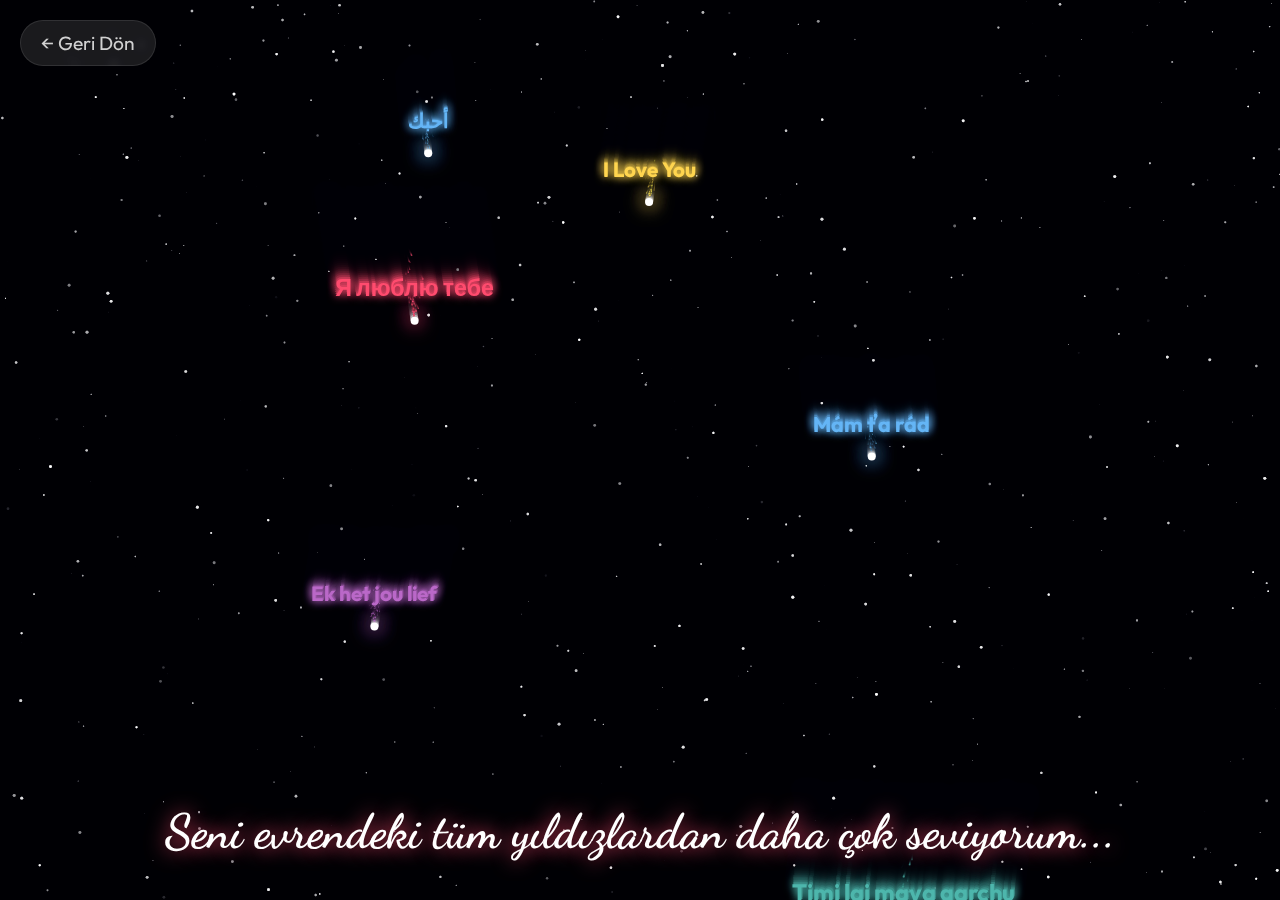
<file: sonsuzluk.html>
<!DOCTYPE html>
<html lang="tr">
<head>
    <meta charset="UTF-8">
    <meta name="viewport" content="width=device-width, initial-scale=1.0, maximum-scale=1.0, user-scalable=no">
    <title>Evrensel Aşkım 🌌</title>
    <link href="https://fonts.googleapis.com/css2?family=Outfit:wght@300;700&family=Dancing+Script:wght@700&display=swap" rel="stylesheet">
    <link rel="stylesheet" href="https://cdnjs.cloudflare.com/ajax/libs/font-awesome/6.4.0/css/all.min.css">
    
    <style>
        * { margin: 0; padding: 0; box-sizing: border-box; }
        
        body {
            background-color: #000005;
            background-image: radial-gradient(circle at bottom, #1a0b2e 0%, #000000 100%);
            overflow: hidden;
            font-family: 'Outfit', sans-serif;
            height: 100vh;
            width: 100vw;
            position: relative;
        }

        canvas {
            position: absolute; top: 0; left: 0; display: block; z-index: 1;
        }

        .back-btn {
            position: fixed; top: 20px; left: 20px;
            font-size: 1.2rem; color: rgba(255, 255, 255, 0.8);
            z-index: 100; cursor: pointer; text-decoration: none;
            background: rgba(255,255,255,0.1);
            padding: 10px 20px; border-radius: 30px;
            display: flex; align-items: center; gap: 8px;
            backdrop-filter: blur(5px); border: 1px solid rgba(255,255,255,0.1);
            transition: all 0.3s ease;
        }

        /* Alt Vurucu Yazı */
        #bottom-message {
            position: fixed; bottom: 40px; width: 100%; text-align: center;
            z-index: 10; pointer-events: none; padding: 0 20px;
        }

        #bottom-message h1 {
            font-family: 'Dancing Script', cursive;
            color: #fff; font-size: 1.6rem; font-weight: 700;
            text-shadow: 0 0 20px #ff4b6e;
            animation: pulseGlow 3s ease-in-out infinite alternate;
        }

        @keyframes pulseGlow {
            from { text-shadow: 0 0 10px #ff4b6e; opacity: 0.8; }
            to { text-shadow: 0 0 30px #ff4b6e; opacity: 1; }
        }

        @media (min-width: 768px) {
            #bottom-message h1 { font-size: 3rem; }
        }
    </style>
</head>
<body>

    <a href="index.html" class="back-btn">← Geri Dön</a>
    
    <canvas id="universe"></canvas>
    
    <div id="bottom-message">
        <h1>Seni evrendeki tüm yıldızlardan daha çok seviyorum...</h1>
    </div>

    <script>
        const canvas = document.getElementById('universe');
        const ctx = canvas.getContext('2d');
        let width, height;

        const lovePhrases = [
            "Seni Seviyorum", "I Love You", "Je T'aime", "Te Amo", "Ti Amo", "Ich Liebe Dich", 
            "Eu Te Amo", "Jag Älskar Dig", "Jeg Elsker Deg", "Kocham Cię", "Szeretlek", 
            "Të Dua", "T'estimo", "Volim Te", "Mina Armastan Sind", "Miluji Tě", 
            "Es Tevi Mīlu", "Aš Tave Myliu", "Ég elska þig", "Rakkaus", "Mám ťa rád",
            "Я Тебя Люблю", "Я люблю тебе", "Obicham Te", "Nakupenda", "Ek het jou lief",
            "Ndiyakuthanda", "Ndimakukonda", "Monam", "Ngiyakuthanda", "Inhobbok",
            "사랑해", "愛してる", "我爱你", "Mahal Kita", "Aku Cinta Kamu", 
            "Tôi Yêu Bạn", "Phom Rak Khun", "Bi Chamd Khairtai", "Timi lai maya garchu",
            "Main Tumse Pyaar Karta Hoon", "Ami Tomake Bhalobashi", "Nenu Ninnu Premistunnanu", 
            "Nan Unnai Kadhalikiren", "Hum Tumhe Pyaar Karte Hain", "Tujhe Prem Karto", 
            "أحبك", "دوستت دارم", "אני אוהב אותך", "Mən Səni Sevirəm", "Men Seni Sevaman", 
            "Сені сүйемін", "Tsekh Re", "Seni Seviýärin", "Ես քեզ սիրում եմ", "მიყვარხარ",
            "Aime-te", "T'involo", "E te aloha ia 'oe", "Palangga ko ikaw",
            "Aloha Au Ia 'Oe", "Sannu Pyar Karoo", "Ego alu gi", "Mi Amas Vin",
            "Te Quiero Mucho", "Ich Hab' Dich Lieb", "Maite Zaitut", "Isinumi",
            "Seni Seviyorum"
        ];

        let shootingStars = [];
        let backgroundStars = [];
        let particles = []; 
        const MAX_SHOOTING_STARS = 6;

        // --- Yardımcı Renk Fonksiyonları ---
        function hexToRgb(hex) {
            const bigint = parseInt(hex.slice(1), 16);
            const r = (bigint >> 16) & 255;
            const g = (bigint >> 8) & 255;
            const b = bigint & 255;
            return { r, g, b };
        }

        function rgbToHex(r, g, b) {
            return "#" + ((1 << 24) + (r << 16) + (g << 8) + b).toString(16).slice(1);
        }

        // Renk tonunu veya parlaklığını ayarlar
        function adjustColor(hex, lum) {
            const { r, g, b } = hexToRgb(hex);
            let R = r, G = g, B = b;

            // Parlaklık ayarı
            R = Math.min(255, Math.max(0, R + (R * lum)));
            G = Math.min(255, Math.max(0, G + (G * lum)));
            B = Math.min(255, Math.max(0, B + (B * lum)));

            // Renk tonunda hafif sapma (isteğe bağlı, daha fazla çeşitlilik için)
            const hueShift = (Math.random() - 0.5) * 30; // -15 ila +15 derece
            // Bu kısım için daha gelişmiş HSV dönüşümleri gerekir, 
            // şimdilik sadece RGB parlaklık ile yetinelim.

            return rgbToHex(Math.round(R), Math.round(G), Math.round(B));
        }

        // --- Sınıf Tanımları ---
        class Star {
            constructor() {
                this.x = Math.random() * width;
                this.y = Math.random() * height;
                this.size = Math.random() * 1.5;
                this.blinkSpeed = Math.random() * 0.03 + 0.01;
                this.alpha = Math.random();
            }
            update() {
                if (this.blinkSpeed !== 0) {
                    this.alpha += this.blinkSpeed;
                    if (this.alpha > 1 || this.alpha < 0.2) this.blinkSpeed *= -1;
                }
            }
            draw() {
                ctx.fillStyle = `rgba(255, 255, 255, ${this.alpha})`;
                ctx.beginPath();
                ctx.arc(this.x, this.y, this.size, 0, Math.PI * 2);
                ctx.fill();
            }
        }

        class Particle {
            constructor(x, y, baseColor, meteorSpeed, angle) {
                this.x = x;
                this.y = y;
                // ✨ RENK ÇEŞİTLİLİĞİ: Ana renkten türetilen dinamik renkler
                this.color = adjustColor(baseColor, (Math.random() - 0.5) * 0.4); // %-20 ila %20 parlaklık farkı
                
                // ✨ BOYUT DİNAMİĞİ: Meteor hızına ve rastgeleliğe bağlı boyut
                this.size = (Math.random() * 0.5 + 0.5) * (meteorSpeed / 2); // Hız arttıkça daha büyük parçacık
                this.alpha = 1;
                this.decay = Math.random() * 0.02 + 0.01; 
                this.speed = meteorSpeed * (Math.random() * 0.5 + 0.2); 
                this.angle = angle + (Math.random() * 0.6 - 0.3); 
            }

            update() {
                this.x += Math.cos(this.angle) * this.speed;
                this.y += Math.sin(this.angle) * this.speed;
                this.alpha -= this.decay;
            }

            draw() {
                const rgb = hexToRgb(this.color);
                ctx.fillStyle = `rgba(${rgb.r}, ${rgb.g}, ${rgb.b}, ${this.alpha})`;
                ctx.beginPath();
                ctx.arc(this.x, this.y, this.size, 0, Math.PI * 2);
                ctx.fill();
            }
        }


        class ShootingStar {
            constructor() {
                this.reset();
            }

            reset() {
                const estimatedMaxWidth = 300; 
                this.x = estimatedMaxWidth + Math.random() * (width - estimatedMaxWidth * 2); 
                this.y = -100 - Math.random() * 200; 
                
                this.speed = Math.random() * 1.5 + 1.0; 
                this.angle = (Math.PI / 2) + (Math.random() * 0.8 - 0.4); 

                this.text = lovePhrases[Math.floor(Math.random() * lovePhrases.length)];
                
                const colors = ['#ff4b6e', '#64b5f6', '#ba68c8', '#ffd54f', '#ffffff', '#4db6ac'];
                this.color = colors[Math.floor(Math.random() * colors.length)];
                
                this.fontSize = Math.random() * 6 + 18;
            }

            update() {
                const prevX = this.x; 
                const prevY = this.y;

                this.x += Math.cos(this.angle) * this.speed * 0.5; 
                this.y += Math.sin(this.angle) * this.speed;      

                // ✨ İZ BIRAKMA: Daha sık parçacık oluştur
                if (Math.random() < 0.9) { // Oluşturma sıklığı artırıldı
                    particles.push(new Particle(prevX, prevY, this.color, this.speed, this.angle));
                }

                if (this.y > height + 100 || this.x < -200 || this.x > width + 200) {
                    this.reset();
                }
            }

            draw() {
                ctx.save();
                ctx.translate(this.x, this.y);

                // YILDIZ BAŞI
                ctx.beginPath();
                ctx.arc(0, 0, 4, 0, Math.PI * 2);
                ctx.fillStyle = '#ffffff';
                ctx.shadowBlur = 20;
                ctx.shadowColor = this.color;
                ctx.fill();

                // KUYRUK (İz)
                // Bu kısım artık ana kuyruk yerine, parçacıkların kendisi tarafından oluşturuluyor.
                // İsterseniz burayı bırakabilir veya çok hafif bir çizgiye dönüştürebilirsiniz.
                // Şu anki hali parçacıklarla birlikte daha dolgun bir iz bırakacaktır.

                // METİN
                ctx.shadowBlur = 10;
                ctx.shadowColor = this.color;
                ctx.fillStyle = this.color;
                ctx.font = `bold ${this.fontSize}px 'Outfit', sans-serif`;
                ctx.textAlign = "center";
                ctx.fillText(this.text, 0, -25); 

                ctx.restore();
            }
        }
        
        // --- Fonksiyonlar ---

        function initBackgroundStars() {
            const starCount = (width < 768) ? 150 : 300; 
            for (let i = 0; i < starCount; i++) backgroundStars.push(new Star());
        }

        function resize() {
            width = canvas.width = window.innerWidth;
            height = canvas.height = window.innerHeight;
            
            backgroundStars = [];
            initBackgroundStars(); 
            shootingStars.forEach(star => star.reset());
            particles = []; 
        }
        window.addEventListener('resize', resize);
        resize();

        function init() {
            initBackgroundStars();
            
            for (let i = 0; i < MAX_SHOOTING_STARS; i++) {
                const star = new ShootingStar();
                star.y = Math.random() * height; 
                shootingStars.push(star);
            }
        }

        function animate() {
            ctx.fillStyle = 'rgba(0, 0, 5, 0.3)'; // Hafif iz efekti
            ctx.fillRect(0, 0, width, height);

            backgroundStars.forEach(star => {
                star.update();
                star.draw();
            });

            for (let i = particles.length - 1; i >= 0; i--) {
                particles[i].update();
                particles[i].draw();
                if (particles[i].alpha <= 0) {
                    particles.splice(i, 1); 
                }
            }

            shootingStars.forEach(shootingStar => {
                shootingStar.update();
                shootingStar.draw();
            });

            requestAnimationFrame(animate);
        }

        init();
        animate();

    </script>
</body>
</html>
</file>
<file: style.css>
/* --- CSS DEĞİŞKENLERİ --- */
:root {
    --primary-color: #ff4b6e;
    /* Daha yumuşak, pastel bir gradient */
    --bg-gradient: linear-gradient(180deg, #fff0f3 0%, #ffe4e9 100%);
    /* Cam efekti için daha yumuşak beyaz */
    --glass-bg: rgba(255, 255, 255, 0.75);
    --glass-border: 1px solid rgba(255, 255, 255, 0.8);
    --text-color: #4a4a4a;
    --text-secondary: #888;
    --nav-bg: rgba(255, 255, 255, 0.9);
    --shadow-soft: 0 10px 30px rgba(255, 75, 110, 0.15);
}

/* --- TEMEL AYARLAR --- */
* { margin: 0; padding: 0; box-sizing: border-box; font-family: 'Outfit', sans-serif; -webkit-tap-highlight-color: transparent; }
body { overflow: hidden; background: #fff0f3; height: 100vh; width: 100vw; }

/* Özel El Yazısı Fontu Sınıfı */
.handwritten-title {
    font-family: 'Dancing Script', cursive;
    font-weight: 700;
}

/* --- ÜST WIDGET --- */
.top-bar-widget {
    position: absolute; top: 25px; right: 25px;
    display: flex; flex-direction: column; align-items: flex-end;
    z-index: 50; color: var(--text-color);
}
.weather-container { display: flex; flex-direction: column; align-items: flex-end; }
.weather-info { font-size: 0.95rem; font-weight: 600; display: flex; align-items: center; gap: 6px; color: var(--primary-color); }

.weather-message {
    font-size: 0.75rem; color: var(--text-secondary); margin-top: 3px;
    background: rgba(255,255,255,0.5); padding: 4px 10px; border-radius: 15px;
    backdrop-filter: blur(4px);
}
.clock-info { font-size: 1.3rem; font-weight: 800; opacity: 0.8; margin-top: 5px; font-variant-numeric: tabular-nums; }

/* --- YÜKLEME & KARŞILAMA --- */
#loading-screen {
    position: fixed; top: 0; left: 0; width: 100%; height: 100%;
    background: #fff0f5; display: flex; flex-direction: column; justify-content: center; align-items: center; 
    z-index: 999; transition: opacity 0.8s ease; gap: 20px;
}
.heart-loader { font-size: 60px; animation: heartbeat 1.5s infinite ease-in-out; }
.loading-text { font-family: 'Dancing Script', cursive; font-size: 1.5rem; color: var(--primary-color); opacity: 0.8; }

#welcome-screen {
    position: fixed; top: 0; left: 0; width: 100%; height: 100%;
    background: radial-gradient(circle at center, #fff 0%, #ffe6ea 100%);
    display: flex; justify-content: center; align-items: center; z-index: 990; transition: opacity 1s ease;
}
.welcome-content { text-align: center; width: 100%; }

.photo-circle { 
    width: 200px; height: 200px; border-radius: 50%; overflow: hidden; 
    border: 8px solid rgba(255,255,255,0.8); 
    box-shadow: 0 15px 35px rgba(255, 75, 110, 0.25); 
    margin: 0 auto 25px; 
    position: relative;
}
.photo-circle img { width: 100%; height: 100%; object-fit: cover; }

/* Fotoğraf yüzüyormuş gibi dursun */
.floating-anim { animation: float 6s ease-in-out infinite; }

.fade-text { font-size: 3rem; color: #333; line-height: 1.2; text-shadow: 2px 2px 0px rgba(255,255,255,0.5); }
.subtitle { margin-top: 20px; color: #999; font-size: 0.9rem; animation: pulse 2s infinite; }

/* --- ANA UYGULAMA --- */
#app-container {
    width: 100%; height: 100%; 
    background: var(--bg-gradient); 
    position: relative; transition: background 0.5s ease;
}

/* --- MENÜ BUTONU --- */
.menu-btn {
    position: absolute; top: 25px; left: 25px;
    width: 50px; height: 50px; background: var(--glass-bg);
    border: var(--glass-border);
    backdrop-filter: blur(8px);
    border-radius: 50%; /* Kare yerine yuvarlak daha yumuşak */
    display: flex; justify-content: center; align-items: center;
    box-shadow: var(--shadow-soft); cursor: pointer; z-index: 50;
    color: var(--primary-color); font-size: 1.3rem; transition: transform 0.2s;
}
.menu-btn:active { transform: scale(0.9); }

/* --- SIDEBAR --- */
#sidebar-overlay { position: fixed; top: 0; left: 0; width: 100%; height: 100%; background: rgba(0,0,0,0.2); z-index: 800; display: none; backdrop-filter: blur(4px); }
#sidebar {
    position: fixed; top: 0; left: -85%; width: 80%; max-width: 320px; height: 100%; 
    background: rgba(255,255,255,0.98); z-index: 801; transition: 0.5s cubic-bezier(0.2, 0.8, 0.2, 1);
    padding: 40px 30px; display: flex; flex-direction: column; 
    box-shadow: 10px 0 40px rgba(0,0,0,0.05);
    border-top-right-radius: 30px; border-bottom-right-radius: 30px;
}
#sidebar.active { left: 0; }
.sidebar-header { display: flex; justify-content: space-between; align-items: center; margin-bottom: 30px; color: var(--primary-color); font-size: 1.8rem; }
.close-icon { cursor: pointer; opacity: 0.7; transition: 0.3s; font-size: 1.5rem; }
.close-icon:hover { opacity: 1; transform: rotate(90deg); }

.menu-links { display: flex; flex-direction: column; gap: 15px; overflow-y: auto; padding-right: 5px; }
.menu-item {
    text-decoration: none; color: #666; font-size: 1.05rem; font-weight: 500;
    display: flex; align-items: center; gap: 18px; padding: 12px 15px; 
    border-radius: 15px; transition: all 0.3s ease; cursor: pointer; position: relative;
    border: 1px solid transparent;
}
.menu-item:hover { background: #fff5f7; color: var(--primary-color); transform: translateX(5px); }
.menu-item i { width: 24px; text-align: center; color: var(--primary-color); font-size: 1.1rem; }
.special-item { background: linear-gradient(45deg, #f3fbfe, #f0f8ff); border: 1px solid #e0f2fe; }

.menu-footer { margin-top: auto; text-align: center; color: #bbb; font-size: 0.9rem; font-family: 'Dancing Script', cursive; padding-top: 20px; }

/* BİLDİRİM NOKTASI */
.notification-dot {
    width: 10px; height: 10px; background-color: #ff4757;
    border-radius: 50%; border: 2px solid white; position: absolute; top: 18px; right: 15px;
    box-shadow: 0 2px 5px rgba(0,0,0,0.1); animation: pulseRed 2s infinite;
}
#menu-notification-dot { top: 0; right: 0; }

/* --- MODALLAR --- */
#msg-modal, #info-modal { position: fixed; top: 0; left: 0; width: 100%; height: 100%; background: rgba(255,255,255,0.1); z-index: 999; display: flex; justify-content: center; align-items: center; backdrop-filter: blur(8px); }
.modal-content { 
    background: white; width: 85%; max-width: 350px; padding: 30px; 
    border-radius: 30px; position: relative; text-align: center; 
    animation: popUp 0.4s cubic-bezier(0.175, 0.885, 0.32, 1.275); 
    box-shadow: 0 20px 60px rgba(0,0,0,0.1);
}
.close-modal { position: absolute; top: 15px; right: 20px; font-size: 28px; color: #ddd; cursor: pointer; transition: 0.2s; }
.close-modal:hover { color: var(--primary-color); }
.modal-content h3 { color: var(--primary-color); margin-bottom: 20px; font-size: 1.8rem; }
.modal-content textarea { 
    width: 100%; height: 120px; padding: 15px; border: 2px solid #f0f0f0; 
    border-radius: 15px; resize: none; margin-bottom: 20px; font-size: 1rem; color: #555; background: #fafafa;
}
.modal-content textarea:focus { outline: none; border-color: var(--primary-color); background: white; }
.modal-content button { 
    background: var(--primary-color); color: white; border: none; padding: 14px; 
    border-radius: 50px; font-weight: 600; cursor: pointer; width: 100%; 
    box-shadow: 0 5px 15px rgba(255, 75, 110, 0.3); transition: transform 0.2s;
}
.modal-content button:active { transform: scale(0.95); }

/* --- SAYFA İÇERİĞİ --- */
.page { position: absolute; top: 0; left: 0; width: 100%; height: 100%; padding: 100px 25px 120px 25px; display: none; flex-direction: column; align-items: center; overflow-y: auto; }
.page.active { display: flex; animation: fadeIn 0.6s ease; }
.content-wrapper { width: 100%; max-width: 400px; text-align: center; }
.top-label { color: #999; margin-bottom: 20px; font-size: 0.85rem; text-transform: uppercase; letter-spacing: 3px; font-weight: 600; }

.hero-counter {
    background: var(--glass-bg); backdrop-filter: blur(12px); border: var(--glass-border);
    border-radius: 30px; padding: 35px 20px; margin-bottom: 25px;
    box-shadow: var(--shadow-soft); display: flex; flex-direction: column;
}
#days { font-family: 'Outfit', sans-serif; font-size: 5rem; font-weight: 800; color: var(--primary-color); line-height: 1; letter-spacing: -2px; }
.hero-label { font-size: 0.9rem; color: #888; letter-spacing: 2px; margin-top: 5px; }

.stats-list { display: flex; flex-direction: column; gap: 12px; width: 100%; }
.stat-item {
    background: rgba(255,255,255,0.6); backdrop-filter: blur(5px);
    padding: 18px 25px; border-radius: 20px; display: flex; justify-content: space-between; align-items: center;
    border: 1px solid rgba(255,255,255,0.5);
}
.stat-value { font-size: 1.6rem; font-weight: 800; color: #555; font-variant-numeric: tabular-nums; }
.stat-item.highlight { background: white; border: 2px solid var(--primary-color); box-shadow: 0 5px 20px rgba(255, 75, 110, 0.15); }
.stat-item.highlight .stat-value { color: var(--primary-color); }
.infinity-text { margin-top: 30px; font-size: 1rem; color: #aaa; font-family: 'Dancing Script', cursive; }

/* --- AYARLAR --- */
.settings-container { width: 100%; max-width: 400px; padding-bottom: 50px; }
.settings-container h2 { color: #444; margin-bottom: 30px; font-size: 2.2rem; text-align: center; }
.setting-card { 
    background: white; padding: 20px 25px; border-radius: 25px; 
    display: flex; justify-content: space-between; align-items: center; 
    box-shadow: 0 5px 20px rgba(0,0,0,0.03); margin-bottom: 15px; 
}
.setting-info { display: flex; align-items: center; gap: 15px; color: #555; font-weight: 600; }
.setting-note { font-size: 0.9rem; color: #999; margin-top: 20px; text-align: center; font-style: italic; }

.theme-grid { display: grid; grid-template-columns: repeat(4, 1fr); gap: 15px; justify-items: center; }
.theme-btn { width: 45px; height: 45px; border-radius: 50%; cursor: pointer; border: 3px solid white; box-shadow: 0 5px 15px rgba(0,0,0,0.1); transition: transform 0.2s; }
.theme-btn.active { transform: scale(1.2); border-color: #444; }

/* Switch Tasarımı */
.switch { position: relative; display: inline-block; width: 52px; height: 30px; }
.switch input { opacity: 0; width: 0; height: 0; }
.slider { position: absolute; cursor: pointer; top: 0; left: 0; right: 0; bottom: 0; background-color: #e0e0e0; transition: .4s; border-radius: 34px; }
.slider:before { position: absolute; content: ""; height: 22px; width: 22px; left: 4px; bottom: 4px; background-color: white; transition: .4s; border-radius: 50%; box-shadow: 0 2px 5px rgba(0,0,0,0.1); }
input:checked + .slider { background-color: var(--primary-color); }
input:checked + .slider:before { transform: translateX(22px); }

/* --- ALT MENÜ --- */
.bottom-nav {
    position: fixed; bottom: 25px; left: 50%; transform: translateX(-50%);
    width: 85%; max-width: 320px; height: 75px;
    background: rgba(255, 255, 255, 0.95); border-radius: 40px;
    box-shadow: 0 15px 40px rgba(0,0,0,0.1); backdrop-filter: blur(10px);
    display: flex; justify-content: space-evenly; align-items: center; z-index: 100;
}
.nav-item { display: flex; flex-direction: column; align-items: center; gap: 6px; color: #d1d1d1; cursor: pointer; transition: 0.3s; position: relative; width: 60px; }
.nav-item i { font-size: 1.5rem; transition: 0.3s; }
.nav-item span { font-size: 0.7rem; font-weight: 600; opacity: 0; transform: translateY(10px); transition: 0.3s; }
.nav-item.active { color: var(--primary-color); }
.nav-item.active i { transform: translateY(-5px); }
.nav-item.active span { opacity: 1; transform: translateY(0); }

/* --- ANİMASYONLAR --- */
@keyframes heartbeat { 0% { transform: scale(1); } 15% { transform: scale(1.3); } 30% { transform: scale(1); } 45% { transform: scale(1.15); } 60% { transform: scale(1); } }
@keyframes float { 0% { transform: translateY(0px); } 50% { transform: translateY(-10px); } 100% { transform: translateY(0px); } }
@keyframes pulse { 0% { opacity: 0.5; } 50% { opacity: 1; } 100% { opacity: 0.5; } }
@keyframes popUp { from { transform: scale(0.8); opacity: 0; } to { transform: scale(1); opacity: 1; } }
@keyframes fadeIn { from { opacity: 0; transform: translateY(10px); } to { opacity: 1; transform: translateY(0); } }
@keyframes pulseRed { 0% { box-shadow: 0 0 0 0 rgba(255, 71, 87, 0.7); } 70% { box-shadow: 0 0 0 6px rgba(255, 71, 87, 0); } 100% { box-shadow: 0 0 0 0 rgba(255, 71, 87, 0); } }

.hidden { display: none !important; }
</file>
